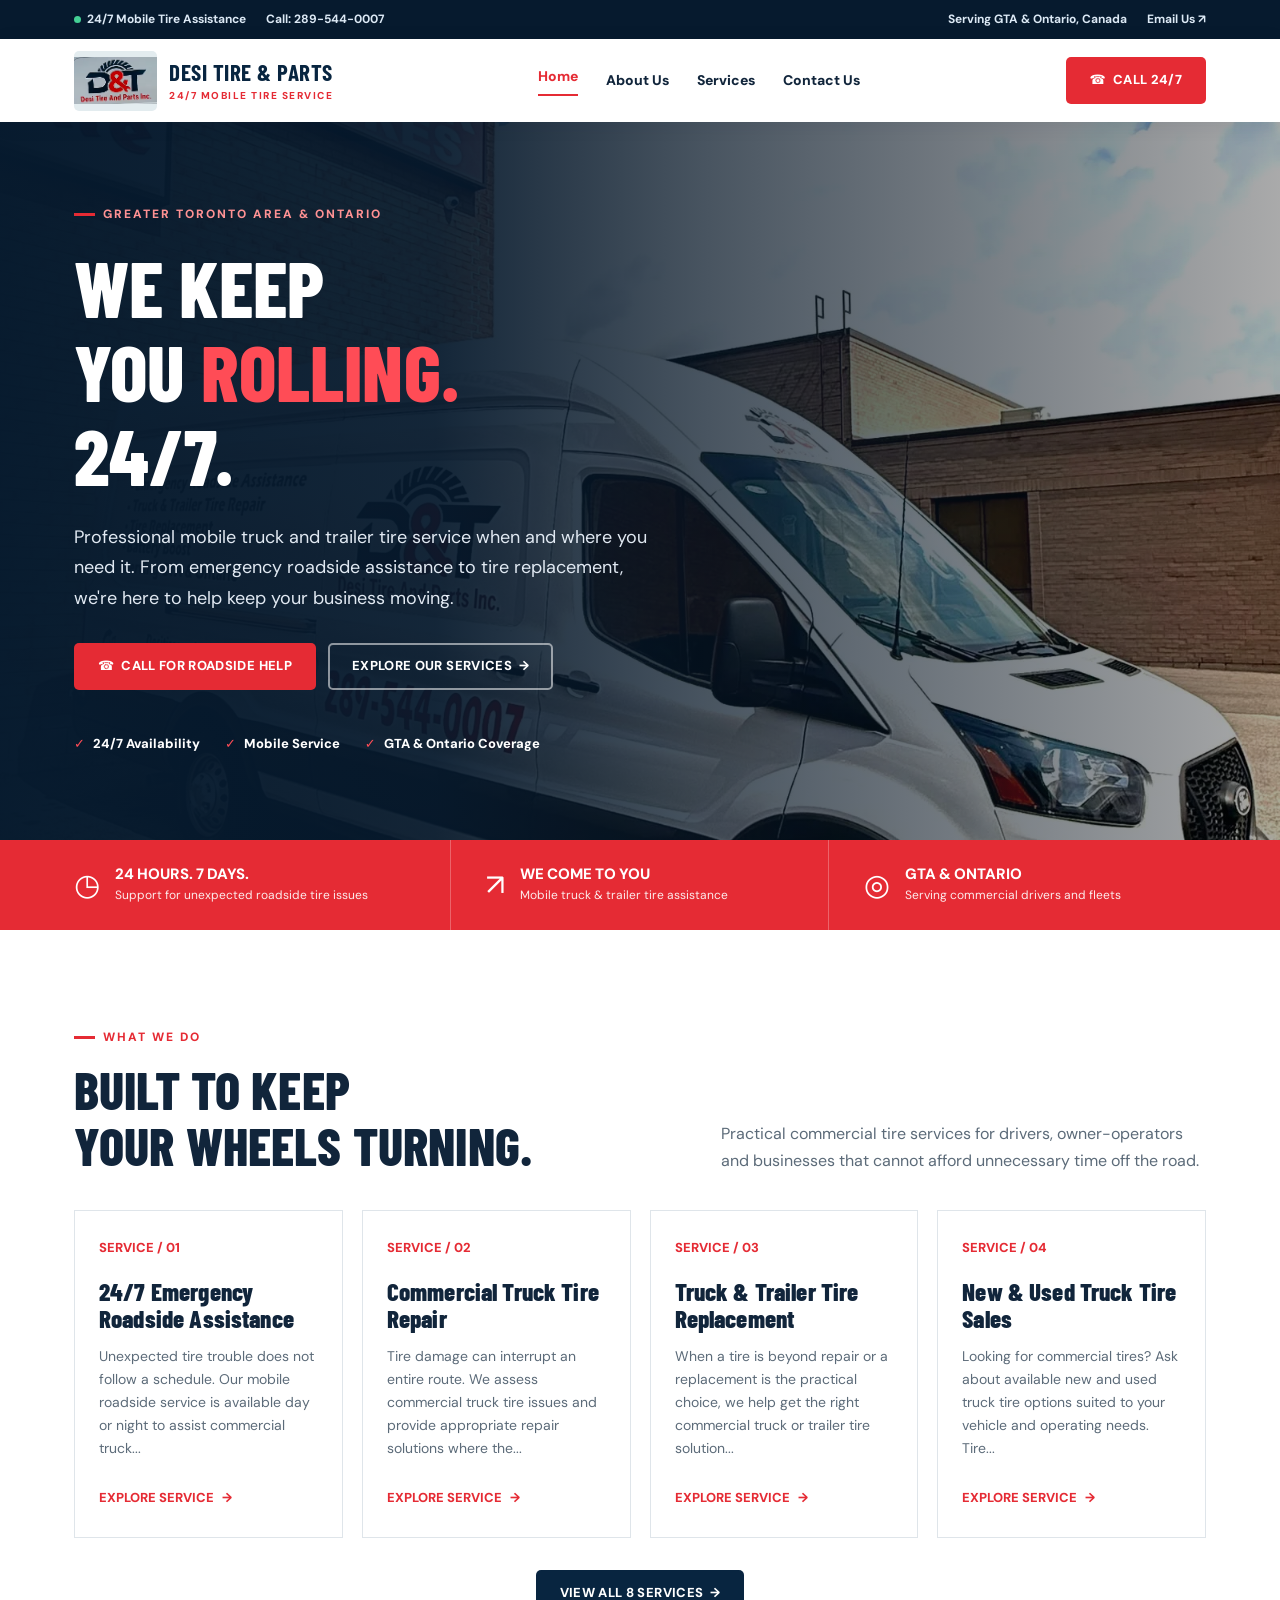
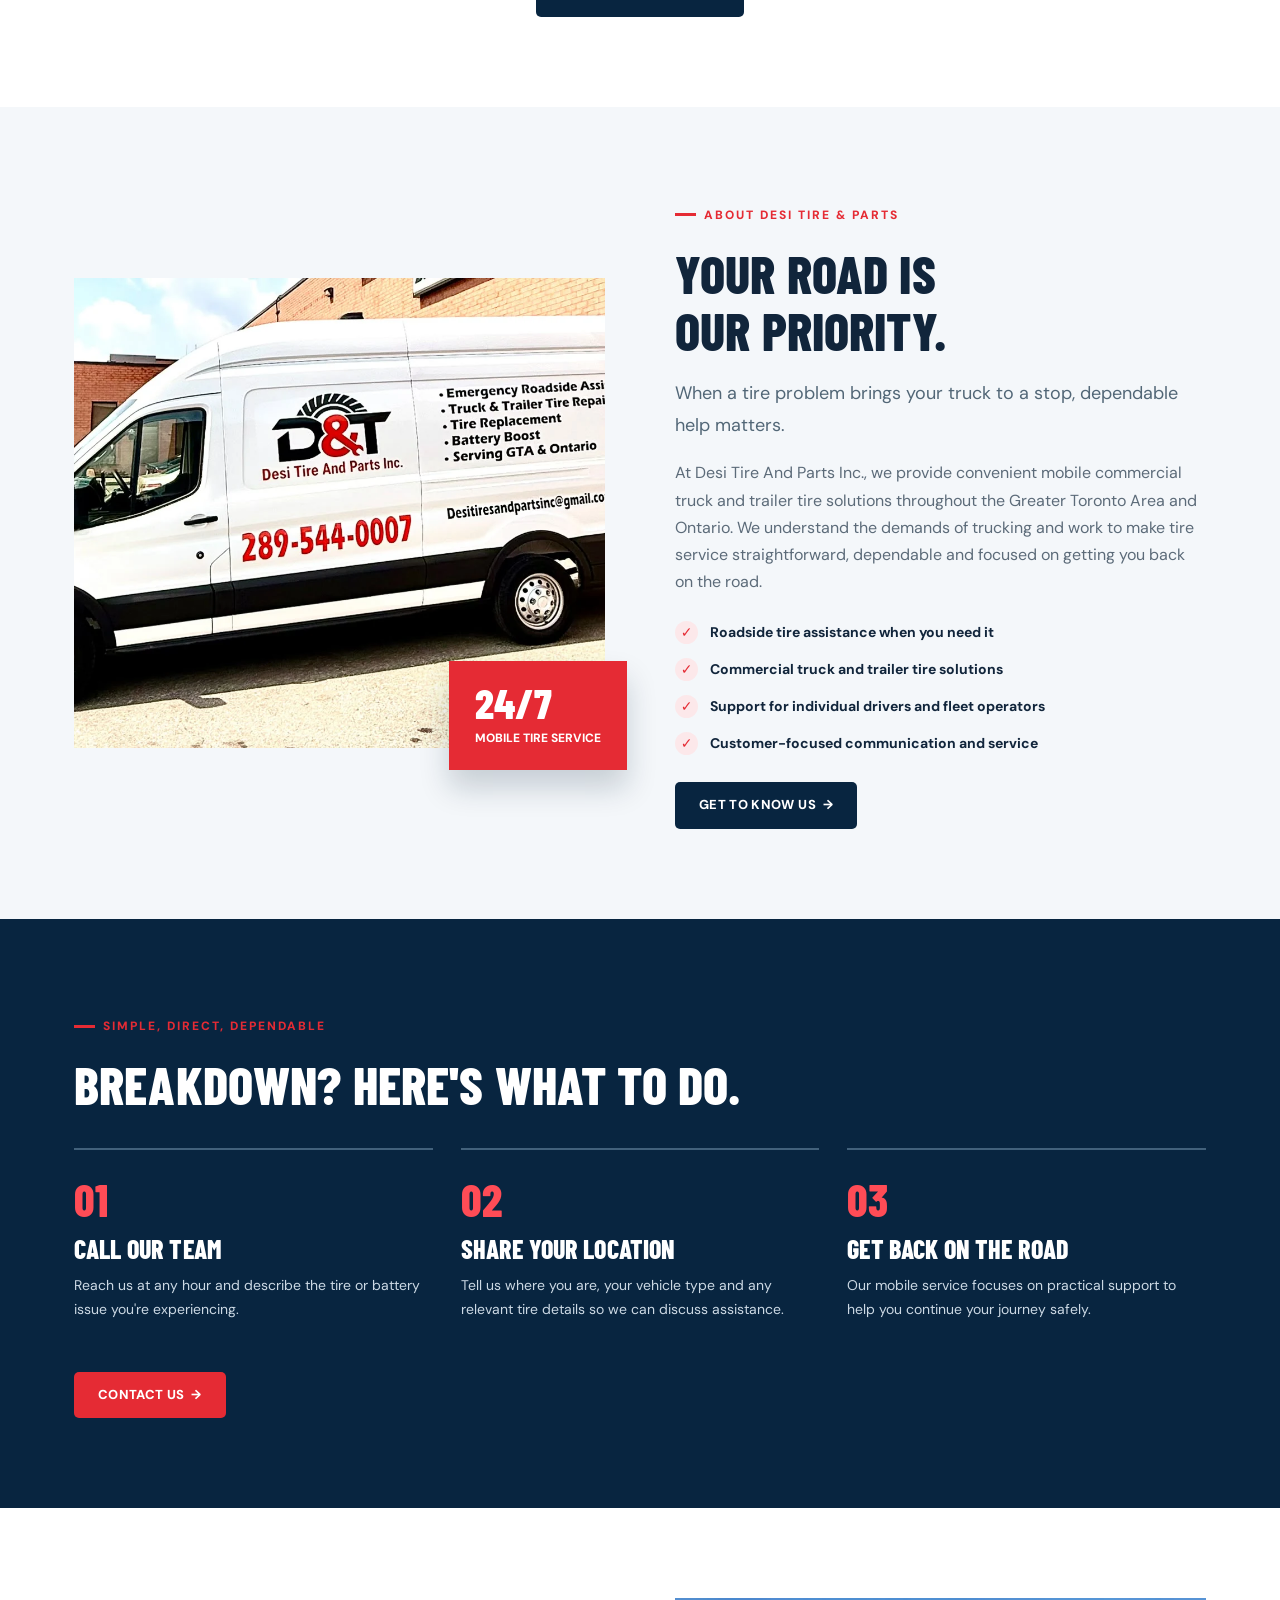
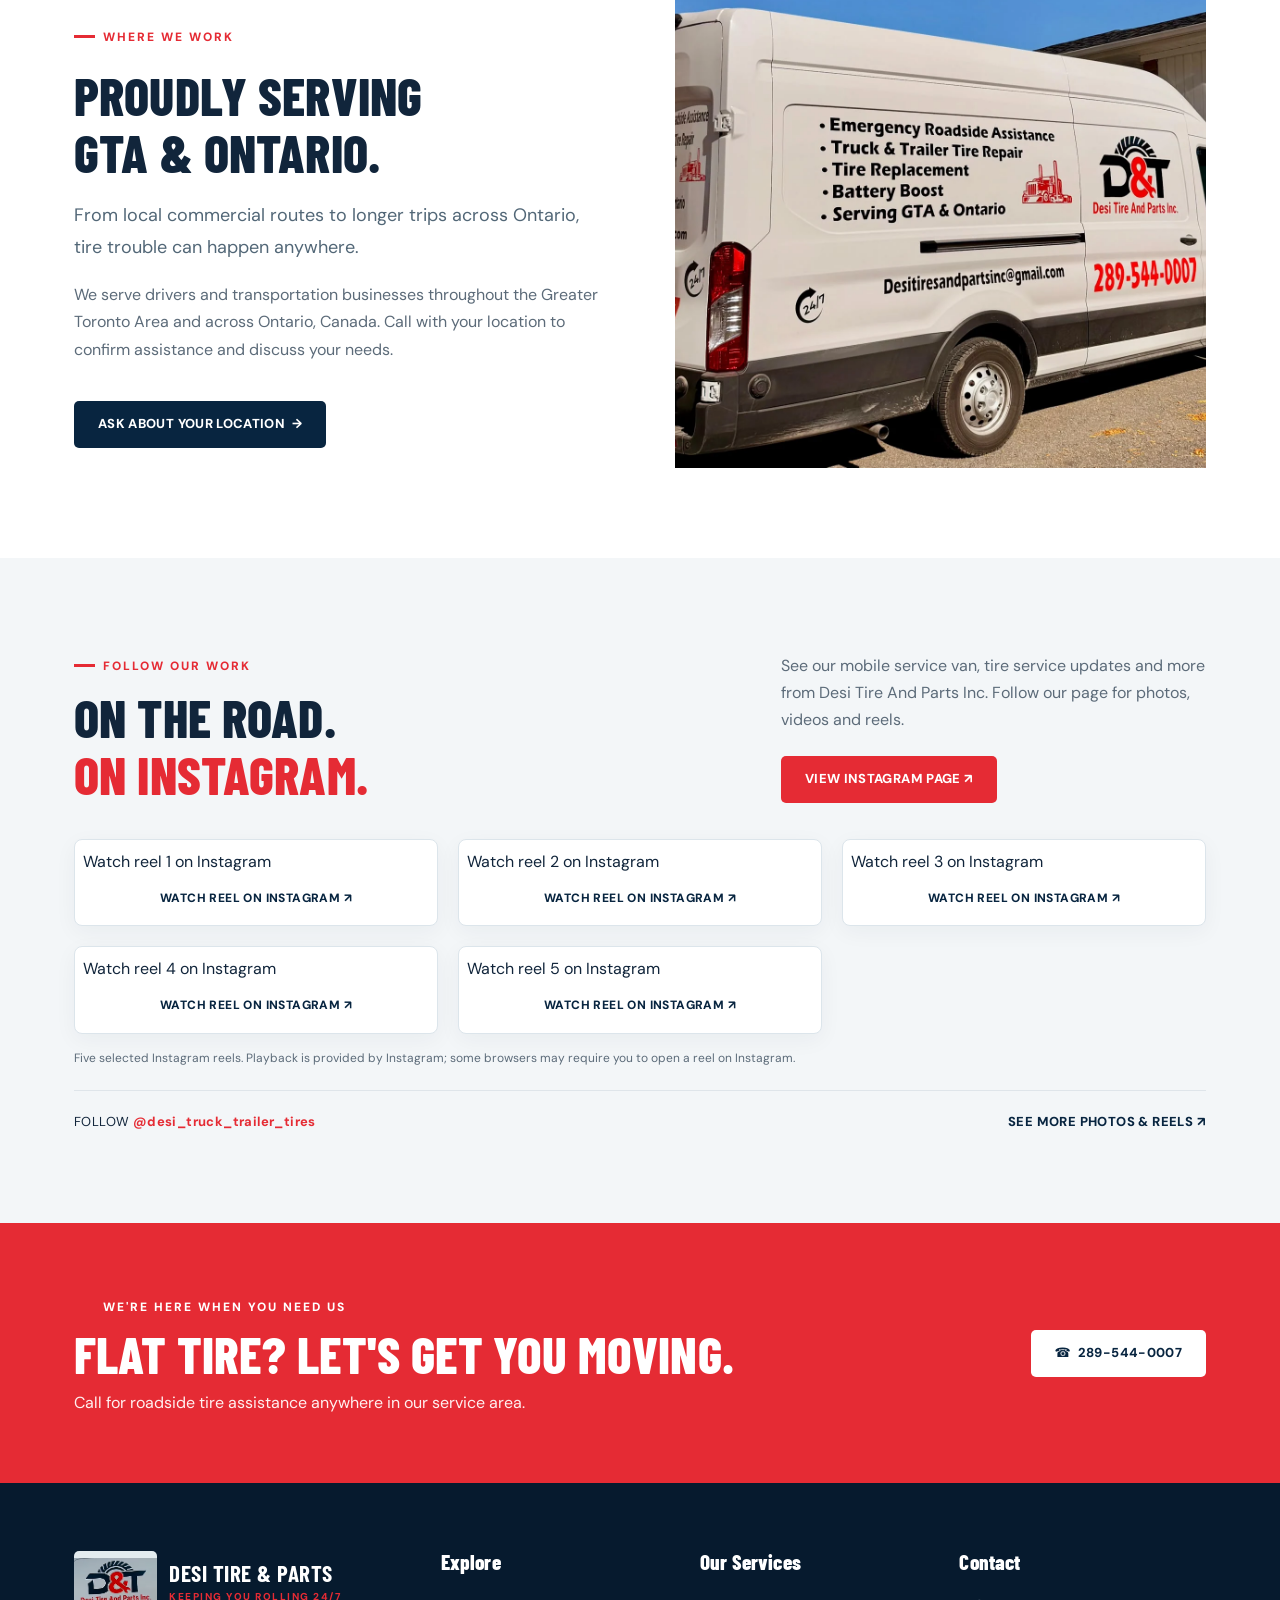
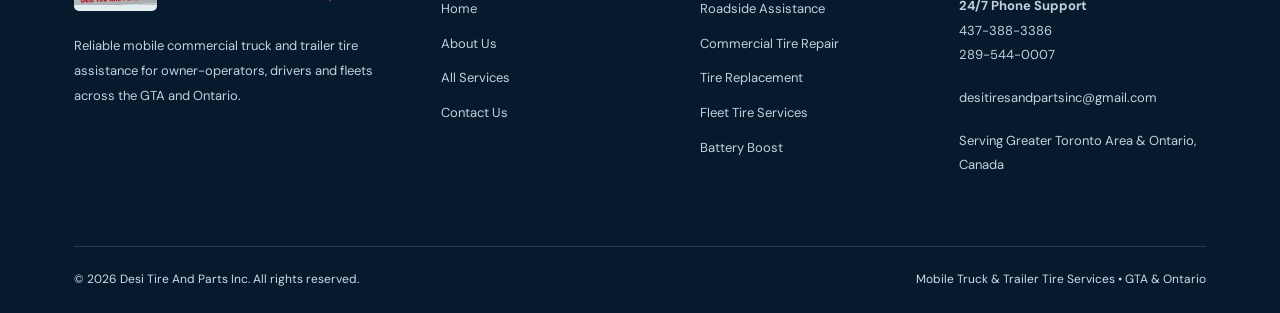
<file: index.html>
<!DOCTYPE html>
<html lang="en-CA"><head><meta charset="utf-8"/><meta content="width=device-width, initial-scale=1" name="viewport"/><title>24/7 Mobile Truck &amp; Trailer Tire Service GTA &amp; Ontario | Desi Tire And Parts Inc.</title><meta content="Mobile truck and trailer tire repair, roadside assistance, replacement, battery boost and fleet tire services in GTA and Ontario. Call Desi Tire And Parts Inc. 24/7." name="description"/><meta content="#082540" name="theme-color"/><meta content="website" property="og:type"/><meta content="24/7 Mobile Truck &amp; Trailer Tire Service GTA &amp; Ontario | Desi Tire And Parts Inc." property="og:title"/><meta content="Mobile truck and trailer tire repair, roadside assistance, replacement, battery boost and fleet tire services in GTA and Ontario. Call Desi Tire And Parts Inc. 24/7." property="og:description"/><meta content="assets/van-front-side.webp" property="og:image"/><link href="assets/logo.png" rel="icon" type="image/png"/><link href="assets/styles.css" rel="stylesheet"/><script type="application/ld+json">{"@context":"https://schema.org","@type":"AutomotiveBusiness","name":"Desi Tire And Parts Inc.","description":"24/7 mobile truck and trailer tire service serving GTA and Ontario, Canada.","telephone":["+1-437-388-3386","+1-289-544-0007"],"email":"desitiresandpartsinc@gmail.com","areaServed":[{"@type":"Place","name":"Greater Toronto Area"},{"@type":"AdministrativeArea","name":"Ontario"}],"openingHoursSpecification":[{"@type":"OpeningHoursSpecification","dayOfWeek":["Monday","Tuesday","Wednesday","Thursday","Friday","Saturday","Sunday"],"opens":"00:00","closes":"23:59"}]}</script></head><body><a class="skip" href="#main">Skip to content</a><div class="topbar"><div class="container"><div class="left"><span><span class="dot"></span>24/7 Mobile Tire Assistance</span><a href="tel:+12895440007">Call: 289-544-0007</a></div><div class="right"><span>Serving GTA &amp; Ontario, Canada</span><a href="mailto:desitiresandpartsinc@gmail.com">Email Us ↗</a></div></div></div><header class="header"><nav aria-label="Main navigation" class="container nav"><a aria-label="Desi Tire and Parts Inc. home" class="brand" href="index.html"><img alt="D&amp;T Desi Tire and Parts Inc. logo" height="60" src="assets/logo.png" width="83"/><span class="brand-copy"><strong>DESI TIRE &amp; PARTS</strong><small>24/7 MOBILE TIRE SERVICE</small></span></a><div class="navlinks" data-links=""><a aria-current="page" class="active" href="index.html">Home</a><a class="" href="about.html">About Us</a><a class="" href="services.html">Services</a><a class="" href="contact.html">Contact Us</a></div><a class="btn btn-red nav-cta" href="tel:+12895440007">☎  CALL 24/7</a><button aria-controls="mobile-links" aria-expanded="false" aria-label="Toggle navigation" class="hamburger" data-menu="">☰</button></nav></header><main id="main"><section class="hero"><img alt="Desi Tire and Parts mobile tire service van parked outside truck tire shop" class="hero-image" fetchpriority="high" src="assets/van-front-side.webp"/><div class="container"><div class="hero-content"><div class="eyebrow">GREATER TORONTO AREA &amp; ONTARIO</div><h1>WE KEEP<br/>YOU <em>ROLLING.</em><br/>24/7.</h1><p>Professional mobile truck and trailer tire service when and where you need it. From emergency roadside assistance to tire replacement, we're here to help keep your business moving.</p><div class="hero-actions"><a class="btn btn-red" href="tel:+12895440007">☎  CALL FOR ROADSIDE HELP</a><a class="btn btn-outline" href="services.html">EXPLORE OUR SERVICES  →</a></div><div class="hero-points"><span>24/7 Availability</span><span>Mobile Service</span><span>GTA &amp; Ontario Coverage</span></div></div></div></section><section class="strip"><div class="container strip-grid"><div class="strip-item"><span class="strip-icon">◷</span><div><strong>24 HOURS. 7 DAYS.</strong><small>Support for unexpected roadside tire issues</small></div></div><div class="strip-item"><span class="strip-icon">↗</span><div><strong>WE COME TO YOU</strong><small>Mobile truck &amp; trailer tire assistance</small></div></div><div class="strip-item"><span class="strip-icon">◎</span><div><strong>GTA &amp; ONTARIO</strong><small>Serving commercial drivers and fleets</small></div></div></div></section><section class="section"><div class="container"><div class="section-head"><div><div class="eyebrow">WHAT WE DO</div><h2>BUILT TO KEEP<br/>YOUR WHEELS TURNING.</h2></div><p>Practical commercial tire services for drivers, owner-operators and businesses that cannot afford unnecessary time off the road.</p></div><div class="cards"><article class="card"><div class="card-number">SERVICE / 01</div><h3>24/7 Emergency Roadside Assistance</h3><p>Unexpected tire trouble does not follow a schedule. Our mobile roadside service is available day or night to assist commercial truck...</p><a aria-label="Learn about 24/7 Emergency Roadside Assistance" class="text-link" href="services.html#emergency">EXPLORE SERVICE <span aria-hidden="true">→</span></a></article><article class="card"><div class="card-number">SERVICE / 02</div><h3>Commercial Truck Tire Repair</h3><p>Tire damage can interrupt an entire route. We assess commercial truck tire issues and provide appropriate repair solutions where the...</p><a aria-label="Learn about Commercial Truck Tire Repair" class="text-link" href="services.html#repair">EXPLORE SERVICE <span aria-hidden="true">→</span></a></article><article class="card"><div class="card-number">SERVICE / 03</div><h3>Truck &amp; Trailer Tire Replacement</h3><p>When a tire is beyond repair or a replacement is the practical choice, we help get the right commercial truck or trailer tire solution...</p><a aria-label="Learn about Truck &amp; Trailer Tire Replacement" class="text-link" href="services.html#replacement">EXPLORE SERVICE <span aria-hidden="true">→</span></a></article><article class="card"><div class="card-number">SERVICE / 04</div><h3>New &amp; Used Truck Tire Sales</h3><p>Looking for commercial tires? Ask about available new and used truck tire options suited to your vehicle and operating needs. Tire...</p><a aria-label="Learn about New &amp; Used Truck Tire Sales" class="text-link" href="services.html#sales">EXPLORE SERVICE <span aria-hidden="true">→</span></a></article></div><div class="center mt32"><a class="btn btn-navy" href="services.html">VIEW ALL 8 SERVICES  →</a></div></div></section><section class="section soft"><div class="container split"><div class="photo-wrap"><img alt="Side view of Desi Tire and Parts branded mobile service van" loading="lazy" src="assets/van-side.webp"/><div class="photo-tag"><strong>24/7</strong><small>MOBILE TIRE SERVICE</small></div></div><div><div class="eyebrow">ABOUT DESI TIRE &amp; PARTS</div><h2 class="mt20">YOUR ROAD IS<br/>OUR PRIORITY.</h2><p class="lead mt20">When a tire problem brings your truck to a stop, dependable help matters.</p><p class="muted">At Desi Tire And Parts Inc., we provide convenient mobile commercial truck and trailer tire solutions throughout the Greater Toronto Area and Ontario. We understand the demands of trucking and work to make tire service straightforward, dependable and focused on getting you back on the road.</p><ul class="feature-list"><li>Roadside tire assistance when you need it</li><li>Commercial truck and trailer tire solutions</li><li>Support for individual drivers and fleet operators</li><li>Customer-focused communication and service</li></ul><a class="btn btn-navy" href="about.html">GET TO KNOW US  →</a></div></div></section><section class="section dark-panel"><div class="container"><div class="eyebrow">SIMPLE, DIRECT, DEPENDABLE</div><h2 class="mt20">BREAKDOWN? HERE'S WHAT TO DO.</h2><div class="steps"><div class="step"><b>01</b><h3>CALL OUR TEAM</h3><p>Reach us at any hour and describe the tire or battery issue you're experiencing.</p></div><div class="step"><b>02</b><h3>SHARE YOUR LOCATION</h3><p>Tell us where you are, your vehicle type and any relevant tire details so we can discuss assistance.</p></div><div class="step"><b>03</b><h3>GET BACK ON THE ROAD</h3><p>Our mobile service focuses on practical support to help you continue your journey safely.</p></div></div><a class="btn btn-red mt32" href="contact.html">CONTACT US  →</a></div></section><section class="section"><div class="container split"><div><div class="eyebrow">WHERE WE WORK</div><h2 class="mt20">PROUDLY SERVING<br/>GTA &amp; ONTARIO.</h2><p class="lead mt20">From local commercial routes to longer trips across Ontario, tire trouble can happen anywhere.</p><p class="muted">We serve drivers and transportation businesses throughout the Greater Toronto Area and across Ontario, Canada. Call with your location to confirm assistance and discuss your needs.</p><a class="btn btn-navy mt20" href="contact.html">ASK ABOUT YOUR LOCATION  →</a></div><div class="photo-wrap"><img alt="Rear-side view of Desi Tire and Parts commercial tire service van" loading="lazy" src="assets/van-rear-side.webp"/></div></div></section><section aria-labelledby="instagram-title" class="section instagram-section"><div class="container"><div class="section-head instagram-heading"><div><div class="eyebrow">FOLLOW OUR WORK</div><h2 id="instagram-title">ON THE ROAD.<br/><span class="instagram-accent">ON INSTAGRAM.</span></h2></div><div class="instagram-heading-side"><p>See our mobile service van, tire service updates and more from Desi Tire And Parts Inc. Follow our page for photos, videos and reels.</p><a class="btn btn-red" href="https://www.instagram.com/desi_truck_trailer_tires/" rel="noopener noreferrer" target="_blank">VIEW INSTAGRAM PAGE ↗</a></div></div><div class="instagram-gallery instagram-reels" data-instagram-gallery=""><article class="instagram-reel-card"><blockquote class="instagram-media" data-instgrm-captioned="" data-instgrm-permalink="https://www.instagram.com/reel/De5TzvltHof/" data-instgrm-version="14"><a href="https://www.instagram.com/reel/De5TzvltHof/" rel="noopener noreferrer" target="_blank">Watch reel 1 on Instagram</a></blockquote><a class="instagram-reel-link" href="https://www.instagram.com/reel/De5TzvltHof/" rel="noopener noreferrer" target="_blank">WATCH REEL ON INSTAGRAM ↗</a></article><article class="instagram-reel-card"><blockquote class="instagram-media" data-instgrm-captioned="" data-instgrm-permalink="https://www.instagram.com/reel/DfFacRfNrZO/" data-instgrm-version="14"><a href="https://www.instagram.com/reel/DfFacRfNrZO/" rel="noopener noreferrer" target="_blank">Watch reel 2 on Instagram</a></blockquote><a class="instagram-reel-link" href="https://www.instagram.com/reel/DfFacRfNrZO/" rel="noopener noreferrer" target="_blank">WATCH REEL ON INSTAGRAM ↗</a></article><article class="instagram-reel-card"><blockquote class="instagram-media" data-instgrm-captioned="" data-instgrm-permalink="https://www.instagram.com/reel/Df0wWwUNxPN/" data-instgrm-version="14"><a href="https://www.instagram.com/reel/Df0wWwUNxPN/" rel="noopener noreferrer" target="_blank">Watch reel 3 on Instagram</a></blockquote><a class="instagram-reel-link" href="https://www.instagram.com/reel/Df0wWwUNxPN/" rel="noopener noreferrer" target="_blank">WATCH REEL ON INSTAGRAM ↗</a></article><article class="instagram-reel-card"><blockquote class="instagram-media" data-instgrm-captioned="" data-instgrm-permalink="https://www.instagram.com/reel/De_8PMjRa4u/" data-instgrm-version="14"><a href="https://www.instagram.com/reel/De_8PMjRa4u/" rel="noopener noreferrer" target="_blank">Watch reel 4 on Instagram</a></blockquote><a class="instagram-reel-link" href="https://www.instagram.com/reel/De_8PMjRa4u/" rel="noopener noreferrer" target="_blank">WATCH REEL ON INSTAGRAM ↗</a></article><article class="instagram-reel-card"><blockquote class="instagram-media" data-instgrm-captioned="" data-instgrm-permalink="https://www.instagram.com/reel/DeQfrweNgap/" data-instgrm-version="14"><a href="https://www.instagram.com/reel/DeQfrweNgap/" rel="noopener noreferrer" target="_blank">Watch reel 5 on Instagram</a></blockquote><a class="instagram-reel-link" href="https://www.instagram.com/reel/DeQfrweNgap/" rel="noopener noreferrer" target="_blank">WATCH REEL ON INSTAGRAM ↗</a></article></div><p class="instagram-footnote" data-instagram-note="">Five selected Instagram reels. Playback is provided by Instagram; some browsers may require you to open a reel on Instagram.</p><div class="instagram-bottom"><span>FOLLOW <strong>@desi_truck_trailer_tires</strong></span><a class="instagram-profile-link" href="https://www.instagram.com/desi_truck_trailer_tires/" rel="noopener noreferrer" target="_blank">SEE MORE PHOTOS &amp; REELS ↗</a></div></div></section></main><section class="cta-band"><div class="container"><div><span class="eyebrow" style="color:white">WE'RE HERE WHEN YOU NEED US</span><h2>FLAT TIRE? LET'S GET YOU MOVING.</h2><p>Call for roadside tire assistance anywhere in our service area.</p></div><a class="btn btn-white" href="tel:+12895440007">☎  289-544-0007</a></div></section><footer class="footer"><div class="container"><div class="footer-grid"><div><a class="brand" href="index.html"><img alt="Desi Tire &amp; Parts logo" src="assets/logo.png"/><span class="brand-copy"><strong>DESI TIRE &amp; PARTS</strong><small>KEEPING YOU ROLLING 24/7</small></span></a><p>Reliable mobile commercial truck and trailer tire assistance for owner-operators, drivers and fleets across the GTA and Ontario.</p></div><div><h4>Explore</h4><ul><li><a href="index.html">Home</a></li><li><a href="about.html">About Us</a></li><li><a href="services.html">All Services</a></li><li><a href="contact.html">Contact Us</a></li></ul></div><div><h4>Our Services</h4><ul><li><a href="services.html#emergency">Roadside Assistance</a></li><li><a href="services.html#repair">Commercial Tire Repair</a></li><li><a href="services.html#replacement">Tire Replacement</a></li><li><a href="services.html#fleet">Fleet Tire Services</a></li><li><a href="services.html#battery">Battery Boost</a></li></ul></div><div><h4>Contact</h4><p><strong>24/7 Phone Support</strong><br/><a href="tel:+14373883386">437-388-3386</a><br/><a href="tel:+12895440007">289-544-0007</a></p><p><a href="mailto:desitiresandpartsinc@gmail.com">desitiresandpartsinc@gmail.com</a></p><p>Serving Greater Toronto Area &amp; Ontario, Canada</p></div></div><div class="footer-bottom"><span>© <span data-year="">2026</span> Desi Tire And Parts Inc. All rights reserved.</span><span>Mobile Truck &amp; Trailer Tire Services • GTA &amp; Ontario</span></div></div></footer><script defer="" src="assets/script.js"></script><script async_="True" src="https://www.instagram.com/embed.js"></script></body></html>
</file>
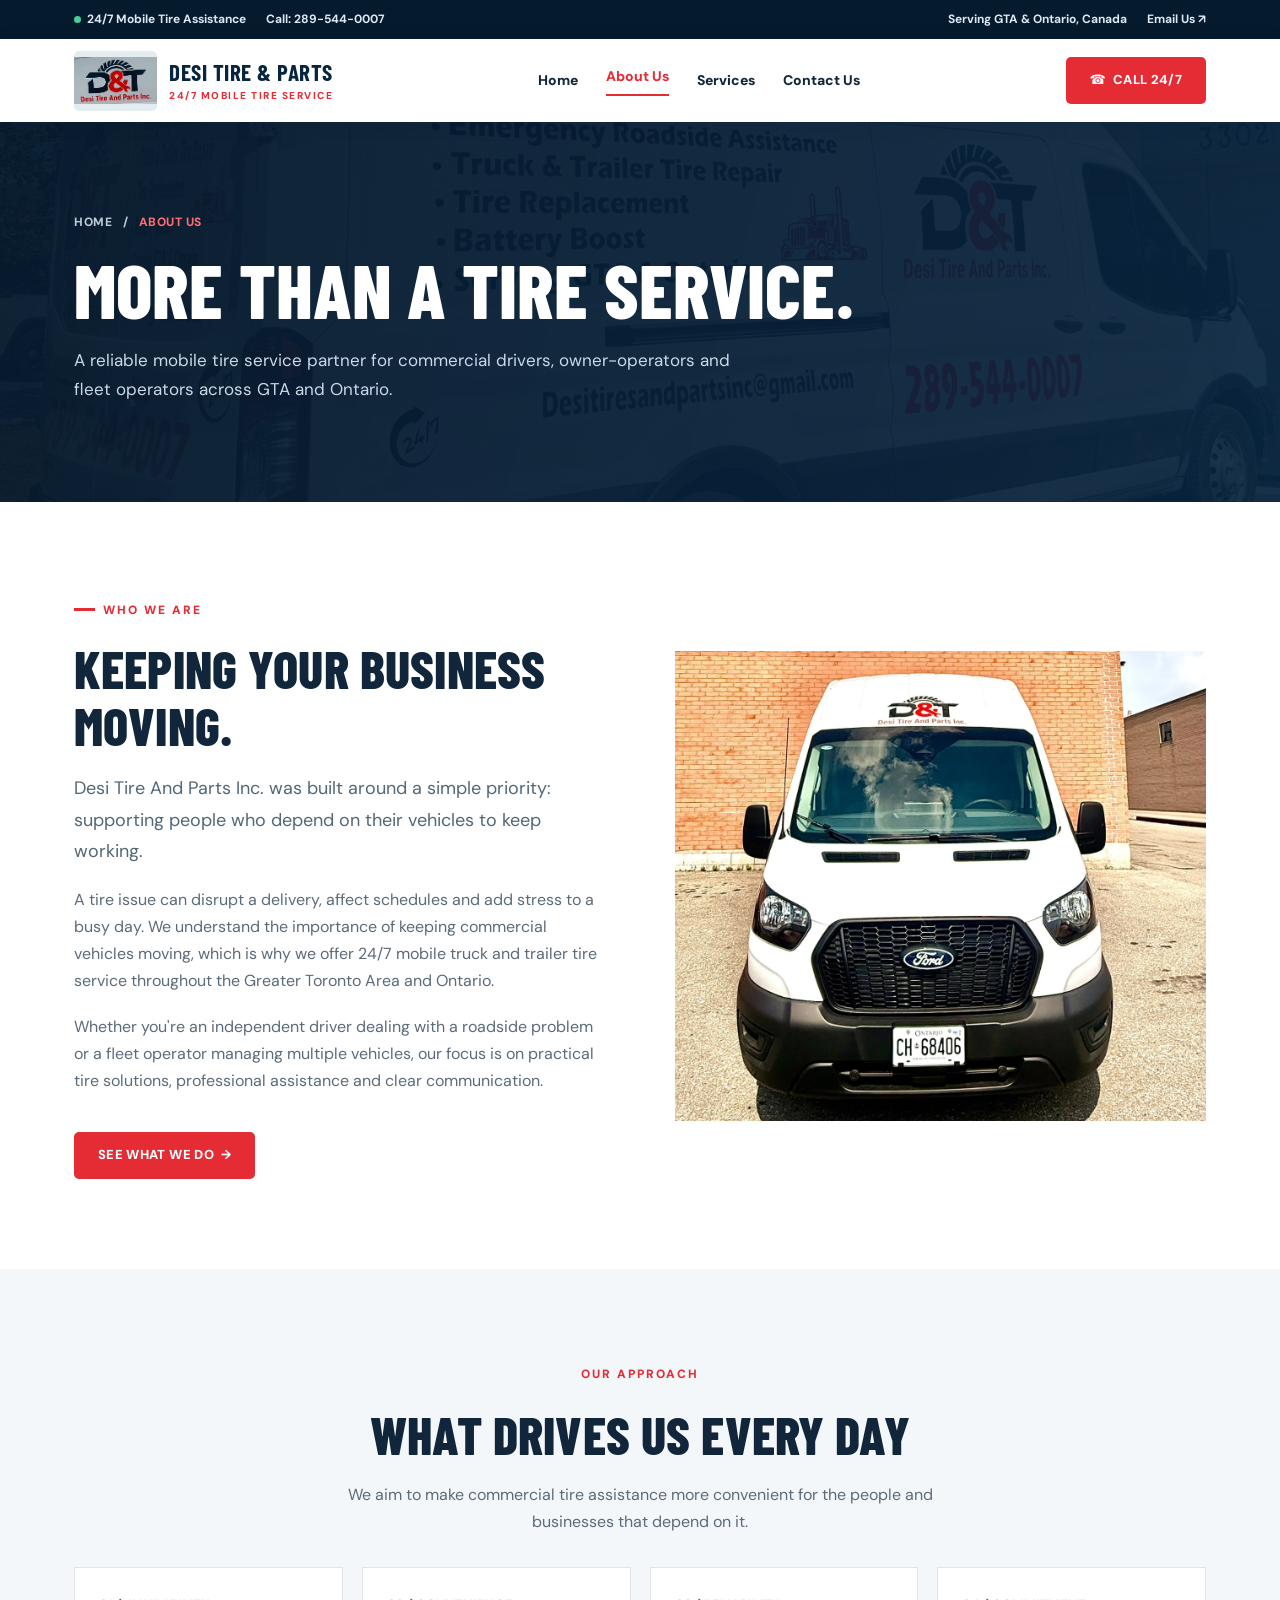
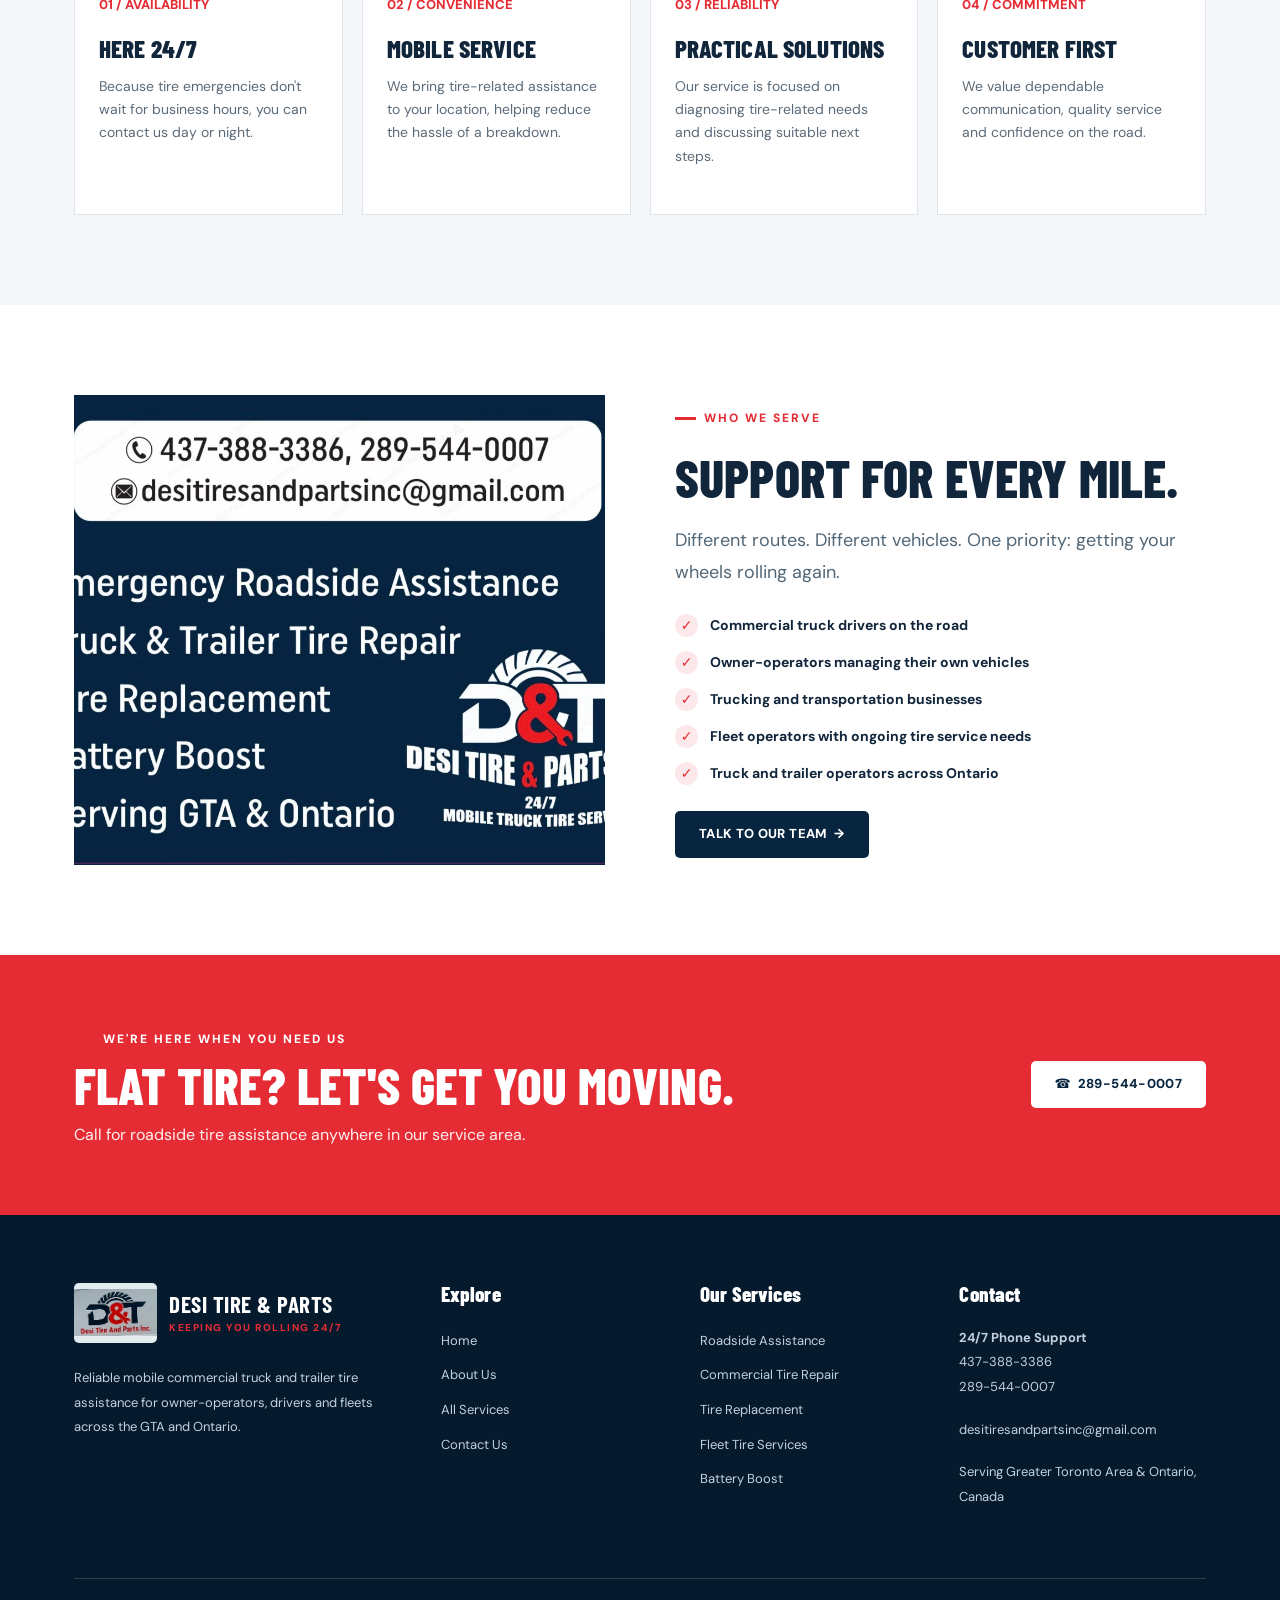
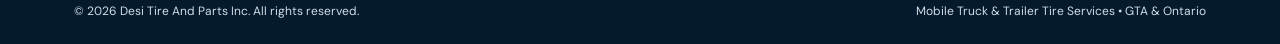
<file: about.html>
<!DOCTYPE html><html lang="en-CA"><head><meta charset="UTF-8"><meta name="viewport" content="width=device-width, initial-scale=1"><title>About Our Mobile Tire Service | Desi Tire And Parts Inc.</title><meta name="description" content="Learn about Desi Tire And Parts Inc., serving commercial truck drivers, owner-operators and fleets with 24/7 mobile tire service across GTA and Ontario."><meta name="theme-color" content="#082540"><meta property="og:type" content="website"><meta property="og:title" content="About Our Mobile Tire Service | Desi Tire And Parts Inc."><meta property="og:description" content="Learn about Desi Tire And Parts Inc., serving commercial truck drivers, owner-operators and fleets with 24/7 mobile tire service across GTA and Ontario."><meta property="og:image" content="assets/van-front-side.webp"><link rel="icon" type="image/png" href="assets/logo.png"><link rel="stylesheet" href="assets/styles.css"><script type="application/ld+json">{"@context":"https://schema.org","@type":"AutomotiveBusiness","name":"Desi Tire And Parts Inc.","description":"24/7 mobile truck and trailer tire service serving GTA and Ontario, Canada.","telephone":["+1-437-388-3386","+1-289-544-0007"],"email":"desitiresandpartsinc@gmail.com","areaServed":[{"@type":"Place","name":"Greater Toronto Area"},{"@type":"AdministrativeArea","name":"Ontario"}],"openingHoursSpecification":[{"@type":"OpeningHoursSpecification","dayOfWeek":["Monday","Tuesday","Wednesday","Thursday","Friday","Saturday","Sunday"],"opens":"00:00","closes":"23:59"}]}</script></head><body><a class="skip" href="#main">Skip to content</a><div class="topbar"><div class="container"><div class="left"><span><span class="dot"></span>24/7 Mobile Tire Assistance</span><a href="tel:+12895440007">Call: 289-544-0007</a></div><div class="right"><span>Serving GTA &amp; Ontario, Canada</span><a href="mailto:desitiresandpartsinc@gmail.com">Email Us ↗</a></div></div></div><header class="header"><nav class="container nav" aria-label="Main navigation"><a href="index.html" class="brand" aria-label="Desi Tire and Parts Inc. home"><img src="assets/logo.png" alt="D&T Desi Tire and Parts Inc. logo" width="83" height="60"><span class="brand-copy"><strong>DESI TIRE &amp; PARTS</strong><small>24/7 MOBILE TIRE SERVICE</small></span></a><div class="navlinks" data-links><a href="index.html" class="" >Home</a><a href="about.html" class="active" aria-current="page">About Us</a><a href="services.html" class="" >Services</a><a href="contact.html" class="" >Contact Us</a></div><a class="btn btn-red nav-cta" href="tel:+12895440007">☎ &nbsp;CALL 24/7</a><button class="hamburger" data-menu aria-controls="mobile-links" aria-label="Toggle navigation" aria-expanded="false">☰</button></nav></header><main id="main"><section class="page-hero"><div class="container"><div class="breadcrumbs"><a href="index.html">HOME</a> &nbsp; / &nbsp; <span>ABOUT US</span></div><h1>MORE THAN A TIRE SERVICE.</h1><p>A reliable mobile tire service partner for commercial drivers, owner-operators and fleet operators across GTA and Ontario.</p></div></section><section class="section"><div class="container split"><div><div class="eyebrow">WHO WE ARE</div><h2 class="mt20">KEEPING YOUR BUSINESS MOVING.</h2><p class="lead mt20">Desi Tire And Parts Inc. was built around a simple priority: supporting people who depend on their vehicles to keep working.</p><p class="muted">A tire issue can disrupt a delivery, affect schedules and add stress to a busy day. We understand the importance of keeping commercial vehicles moving, which is why we offer 24/7 mobile truck and trailer tire service throughout the Greater Toronto Area and Ontario.</p><p class="muted">Whether you're an independent driver dealing with a roadside problem or a fleet operator managing multiple vehicles, our focus is on practical tire solutions, professional assistance and clear communication.</p><a href="services.html" class="btn btn-red mt20">SEE WHAT WE DO &nbsp;→</a></div><div class="photo-wrap"><img src="assets/van-front.webp" alt="Front view of Desi Tire and Parts Ford mobile service van" loading="lazy"></div></div></section><section class="section soft"><div class="container"><div class="center"><div class="eyebrow">OUR APPROACH</div><h2 class="mt20">WHAT DRIVES US EVERY DAY</h2><p class="muted">We aim to make commercial tire assistance more convenient for the people and businesses that depend on it.</p></div><div class="cards mt32"><div class="card"><div class="card-number">01 / AVAILABILITY</div><h3>HERE 24/7</h3><p>Because tire emergencies don't wait for business hours, you can contact us day or night.</p></div><div class="card"><div class="card-number">02 / CONVENIENCE</div><h3>MOBILE SERVICE</h3><p>We bring tire-related assistance to your location, helping reduce the hassle of a breakdown.</p></div><div class="card"><div class="card-number">03 / RELIABILITY</div><h3>PRACTICAL SOLUTIONS</h3><p>Our service is focused on diagnosing tire-related needs and discussing suitable next steps.</p></div><div class="card"><div class="card-number">04 / COMMITMENT</div><h3>CUSTOMER FIRST</h3><p>We value dependable communication, quality service and confidence on the road.</p></div></div></div></section><section class="section"><div class="container split"><div class="photo-wrap"><img src="assets/van-detail.webp" alt="Desi Tire and Parts branded service van with emergency roadside assistance information" loading="lazy"></div><div><div class="eyebrow">WHO WE SERVE</div><h2 class="mt20">SUPPORT FOR EVERY MILE.</h2><p class="lead mt20">Different routes. Different vehicles. One priority: getting your wheels rolling again.</p><ul class="feature-list"><li>Commercial truck drivers on the road</li><li>Owner-operators managing their own vehicles</li><li>Trucking and transportation businesses</li><li>Fleet operators with ongoing tire service needs</li><li>Truck and trailer operators across Ontario</li></ul><a href="contact.html" class="btn btn-navy">TALK TO OUR TEAM &nbsp;→</a></div></div></section></main><section class="cta-band"><div class="container"><div><span class="eyebrow" style="color:white">WE'RE HERE WHEN YOU NEED US</span><h2>FLAT TIRE? LET'S GET YOU MOVING.</h2><p>Call for roadside tire assistance anywhere in our service area.</p></div><a class="btn btn-white" href="tel:+12895440007">☎ &nbsp;289-544-0007</a></div></section><footer class="footer"><div class="container"><div class="footer-grid"><div><a class="brand" href="index.html"><img src="assets/logo.png" alt="Desi Tire & Parts logo"><span class="brand-copy"><strong>DESI TIRE &amp; PARTS</strong><small>KEEPING YOU ROLLING 24/7</small></span></a><p>Reliable mobile commercial truck and trailer tire assistance for owner-operators, drivers and fleets across the GTA and Ontario.</p></div><div><h4>Explore</h4><ul><li><a href="index.html">Home</a></li><li><a href="about.html">About Us</a></li><li><a href="services.html">All Services</a></li><li><a href="contact.html">Contact Us</a></li></ul></div><div><h4>Our Services</h4><ul><li><a href="services.html#emergency">Roadside Assistance</a></li><li><a href="services.html#repair">Commercial Tire Repair</a></li><li><a href="services.html#replacement">Tire Replacement</a></li><li><a href="services.html#fleet">Fleet Tire Services</a></li><li><a href="services.html#battery">Battery Boost</a></li></ul></div><div><h4>Contact</h4><p><strong>24/7 Phone Support</strong><br><a href="tel:+14373883386">437-388-3386</a><br><a href="tel:+12895440007">289-544-0007</a></p><p><a href="mailto:desitiresandpartsinc@gmail.com">desitiresandpartsinc@gmail.com</a></p><p>Serving Greater Toronto Area &amp; Ontario, Canada</p></div></div><div class="footer-bottom"><span>© <span data-year>2026</span> Desi Tire And Parts Inc. All rights reserved.</span><span>Mobile Truck &amp; Trailer Tire Services • GTA &amp; Ontario</span></div></div></footer><script src="assets/script.js" defer></script></body></html>
</file>
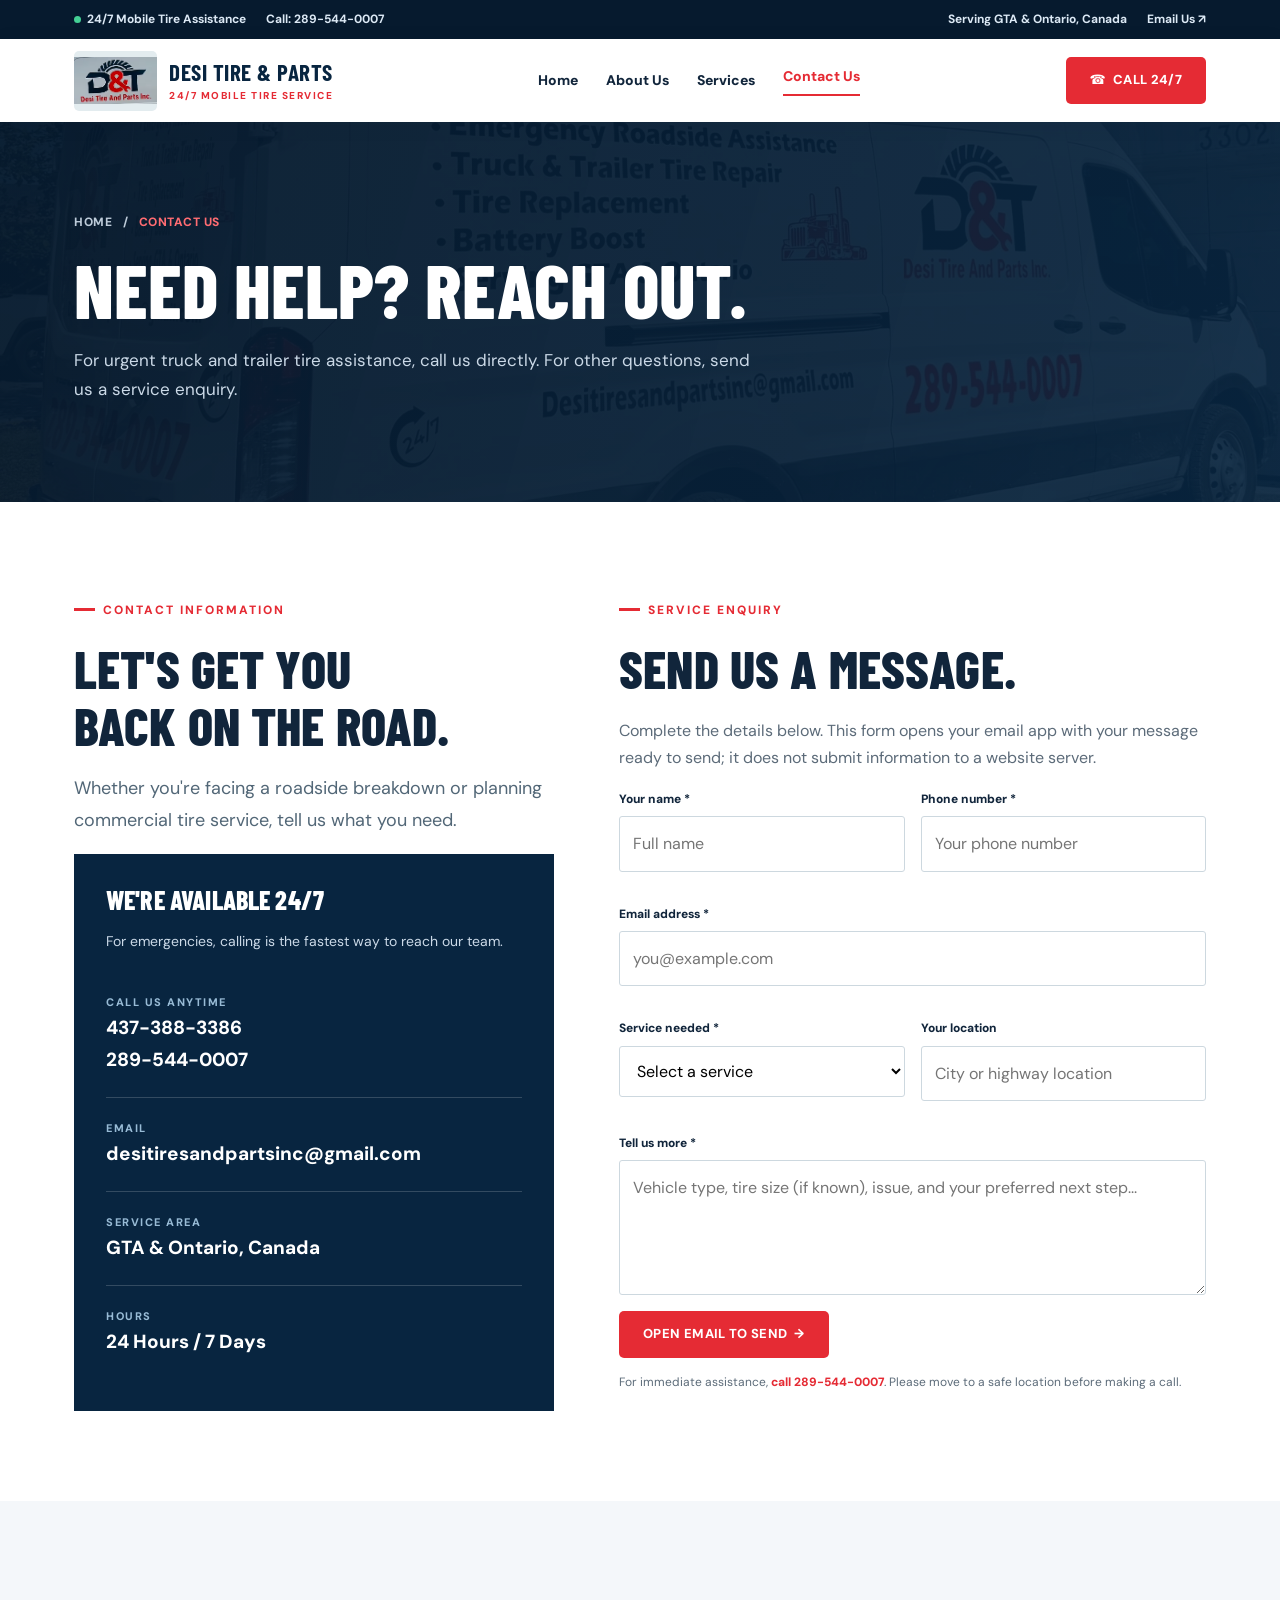
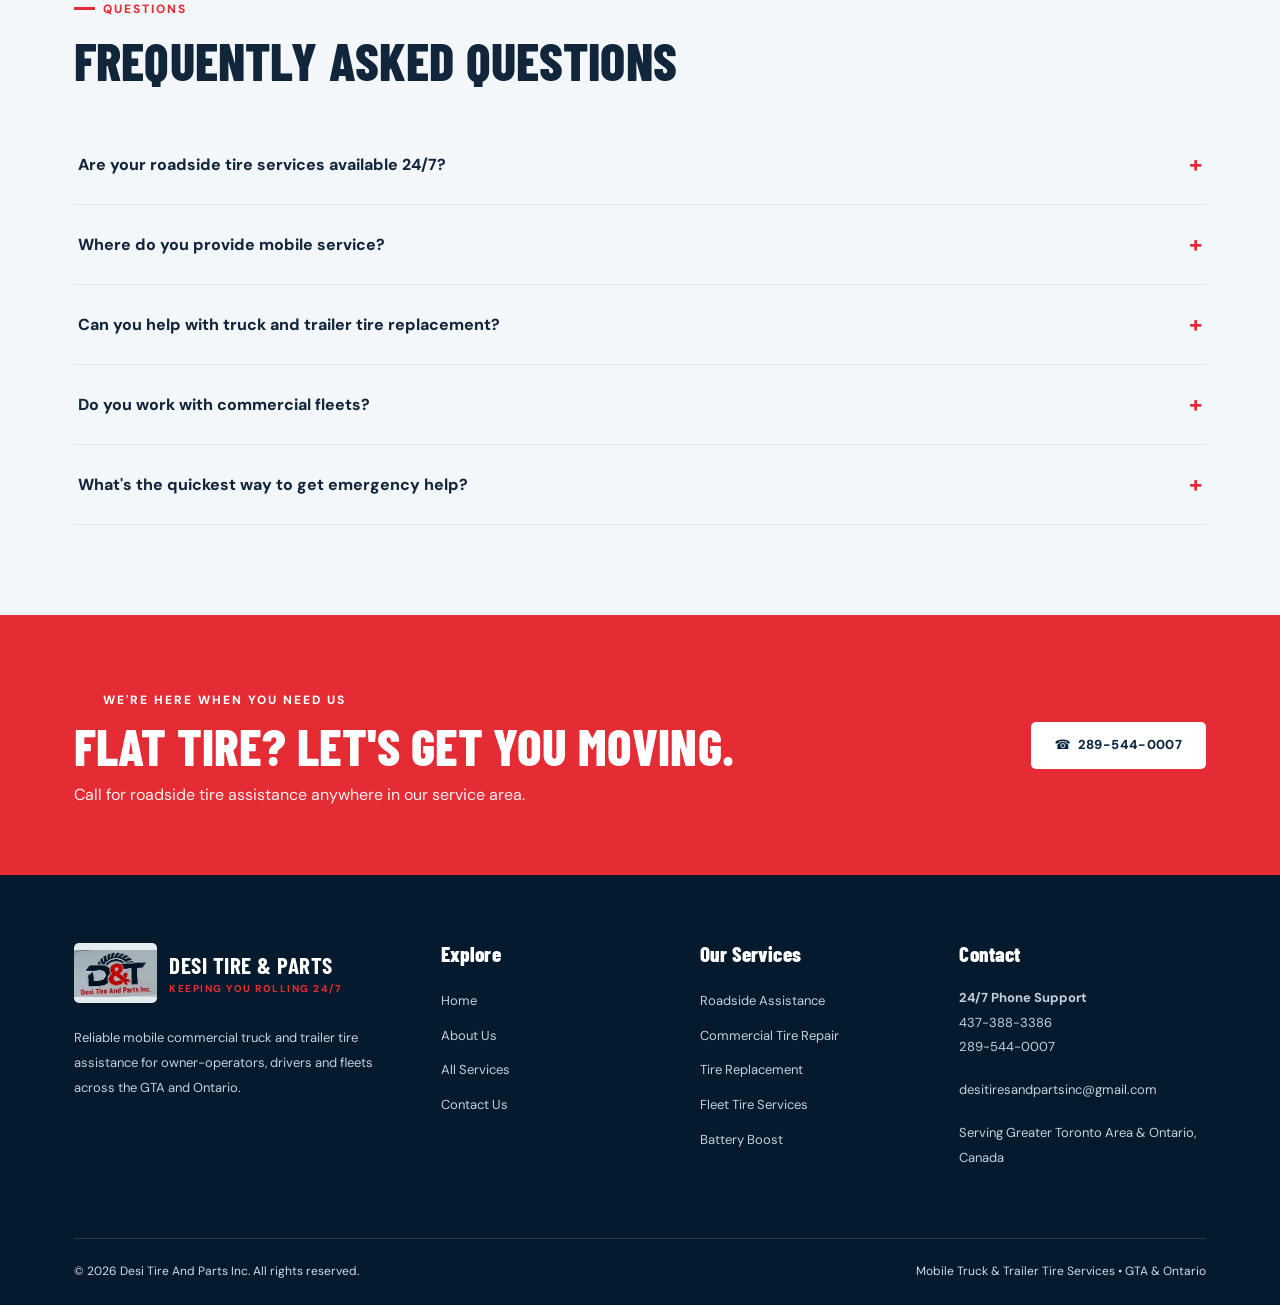
<file: contact.html>
<!DOCTYPE html><html lang="en-CA"><head><meta charset="UTF-8"><meta name="viewport" content="width=device-width, initial-scale=1"><title>Contact 24/7 Mobile Tire Roadside Assistance | Desi Tire And Parts Inc.</title><meta name="description" content="Call 437-388-3386 or 289-544-0007 for Desi Tire And Parts Inc. mobile commercial truck and trailer tire services throughout the GTA and Ontario."><meta name="theme-color" content="#082540"><meta property="og:type" content="website"><meta property="og:title" content="Contact 24/7 Mobile Tire Roadside Assistance | Desi Tire And Parts Inc."><meta property="og:description" content="Call 437-388-3386 or 289-544-0007 for Desi Tire And Parts Inc. mobile commercial truck and trailer tire services throughout the GTA and Ontario."><meta property="og:image" content="assets/van-front-side.webp"><link rel="icon" type="image/png" href="assets/logo.png"><link rel="stylesheet" href="assets/styles.css"><script type="application/ld+json">{"@context":"https://schema.org","@type":"AutomotiveBusiness","name":"Desi Tire And Parts Inc.","description":"24/7 mobile truck and trailer tire service serving GTA and Ontario, Canada.","telephone":["+1-437-388-3386","+1-289-544-0007"],"email":"desitiresandpartsinc@gmail.com","areaServed":[{"@type":"Place","name":"Greater Toronto Area"},{"@type":"AdministrativeArea","name":"Ontario"}],"openingHoursSpecification":[{"@type":"OpeningHoursSpecification","dayOfWeek":["Monday","Tuesday","Wednesday","Thursday","Friday","Saturday","Sunday"],"opens":"00:00","closes":"23:59"}]}</script></head><body><a class="skip" href="#main">Skip to content</a><div class="topbar"><div class="container"><div class="left"><span><span class="dot"></span>24/7 Mobile Tire Assistance</span><a href="tel:+12895440007">Call: 289-544-0007</a></div><div class="right"><span>Serving GTA &amp; Ontario, Canada</span><a href="mailto:desitiresandpartsinc@gmail.com">Email Us ↗</a></div></div></div><header class="header"><nav class="container nav" aria-label="Main navigation"><a href="index.html" class="brand" aria-label="Desi Tire and Parts Inc. home"><img src="assets/logo.png" alt="D&T Desi Tire and Parts Inc. logo" width="83" height="60"><span class="brand-copy"><strong>DESI TIRE &amp; PARTS</strong><small>24/7 MOBILE TIRE SERVICE</small></span></a><div class="navlinks" data-links><a href="index.html" class="" >Home</a><a href="about.html" class="" >About Us</a><a href="services.html" class="" >Services</a><a href="contact.html" class="active" aria-current="page">Contact Us</a></div><a class="btn btn-red nav-cta" href="tel:+12895440007">☎ &nbsp;CALL 24/7</a><button class="hamburger" data-menu aria-controls="mobile-links" aria-label="Toggle navigation" aria-expanded="false">☰</button></nav></header><main id="main"><section class="page-hero"><div class="container"><div class="breadcrumbs"><a href="index.html">HOME</a> &nbsp; / &nbsp; <span>CONTACT US</span></div><h1>NEED HELP? REACH OUT.</h1><p>For urgent truck and trailer tire assistance, call us directly. For other questions, send us a service enquiry.</p></div></section><section class="section"><div class="container contact-grid"><div><div class="eyebrow">CONTACT INFORMATION</div><h2 class="mt20">LET'S GET YOU<br>BACK ON THE ROAD.</h2><p class="lead mt20">Whether you're facing a roadside breakdown or planning commercial tire service, tell us what you need.</p><div class="contact-panel"><h3>WE'RE AVAILABLE 24/7</h3><p>For emergencies, calling is the fastest way to reach our team.</p><div class="contact-detail"><small>Call us anytime</small><a href="tel:+14373883386">437-388-3386</a><br><a href="tel:+12895440007">289-544-0007</a></div><div class="contact-detail"><small>Email</small><a href="mailto:desitiresandpartsinc@gmail.com">desitiresandpartsinc@gmail.com</a></div><div class="contact-detail"><small>Service area</small><strong>GTA &amp; Ontario, Canada</strong></div><div class="contact-detail"><small>Hours</small><strong>24 Hours / 7 Days</strong></div></div></div><div><div class="eyebrow">SERVICE ENQUIRY</div><h2 class="mt20">SEND US A MESSAGE.</h2><p class="muted mt20">Complete the details below. This form opens your email app with your message ready to send; it does not submit information to a website server.</p><form id="contact-form"><div class="form-grid"><div class="field"><label for="name">Your name *</label><input id="name" name="name" required autocomplete="name" placeholder="Full name"></div><div class="field"><label for="phone">Phone number *</label><input id="phone" name="phone" type="tel" required autocomplete="tel" placeholder="Your phone number"></div><div class="field full"><label for="email">Email address *</label><input id="email" name="email" type="email" required autocomplete="email" placeholder="you@example.com"></div><div class="field"><label for="service">Service needed *</label><select id="service" name="service" required><option value="">Select a service</option><option>Emergency Roadside Assistance</option><option>Commercial Truck Tire Repair</option><option>Truck & Trailer Tire Replacement</option><option>New & Used Truck Tire Sales</option><option>Fleet Tire Services</option><option>Tire Inspection & Maintenance</option><option>Battery Boost Services</option><option>Commercial Truck Tire Parts</option><option>General Enquiry</option></select></div><div class="field"><label for="location">Your location</label><input id="location" name="location" placeholder="City or highway location"></div><div class="field full"><label for="message">Tell us more *</label><textarea id="message" name="message" required placeholder="Vehicle type, tire size (if known), issue, and your preferred next step..."></textarea></div></div><button class="btn btn-red" type="submit">OPEN EMAIL TO SEND &nbsp;→</button><p class="form-note">For immediate assistance, <a href="tel:+12895440007" style="color:var(--red);font-weight:800">call 289-544-0007</a>. Please move to a safe location before making a call.</p></form></div></div></section><section class="section soft"><div class="container"><div class="section-head"><div><div class="eyebrow">QUESTIONS</div><h2>FREQUENTLY ASKED QUESTIONS</h2></div></div><div class="faq"><details><summary>Are your roadside tire services available 24/7?</summary><p>Yes. Desi Tire And Parts Inc. advertises 24-hour, seven-day-a-week mobile truck and trailer tire service. Call to discuss your specific location and service needs.</p></details></div><div class="faq"><details><summary>Where do you provide mobile service?</summary><p>Our stated service area is the Greater Toronto Area and across Ontario, Canada. Please call to confirm assistance at your exact location.</p></details></div><div class="faq"><details><summary>Can you help with truck and trailer tire replacement?</summary><p>Yes. Truck and trailer tire replacement is one of our listed services. Contact the team with tire size, vehicle type and location to discuss options.</p></details></div><div class="faq"><details><summary>Do you work with commercial fleets?</summary><p>Yes. We offer fleet tire services in addition to roadside service for individual commercial drivers and owner-operators.</p></details></div><div class="faq"><details><summary>What's the quickest way to get emergency help?</summary><p>Call 437-388-3386 or 289-544-0007, and share the location, vehicle information and a description of the tire issue.</p></details></div></div></section></main><section class="cta-band"><div class="container"><div><span class="eyebrow" style="color:white">WE'RE HERE WHEN YOU NEED US</span><h2>FLAT TIRE? LET'S GET YOU MOVING.</h2><p>Call for roadside tire assistance anywhere in our service area.</p></div><a class="btn btn-white" href="tel:+12895440007">☎ &nbsp;289-544-0007</a></div></section><footer class="footer"><div class="container"><div class="footer-grid"><div><a class="brand" href="index.html"><img src="assets/logo.png" alt="Desi Tire & Parts logo"><span class="brand-copy"><strong>DESI TIRE &amp; PARTS</strong><small>KEEPING YOU ROLLING 24/7</small></span></a><p>Reliable mobile commercial truck and trailer tire assistance for owner-operators, drivers and fleets across the GTA and Ontario.</p></div><div><h4>Explore</h4><ul><li><a href="index.html">Home</a></li><li><a href="about.html">About Us</a></li><li><a href="services.html">All Services</a></li><li><a href="contact.html">Contact Us</a></li></ul></div><div><h4>Our Services</h4><ul><li><a href="services.html#emergency">Roadside Assistance</a></li><li><a href="services.html#repair">Commercial Tire Repair</a></li><li><a href="services.html#replacement">Tire Replacement</a></li><li><a href="services.html#fleet">Fleet Tire Services</a></li><li><a href="services.html#battery">Battery Boost</a></li></ul></div><div><h4>Contact</h4><p><strong>24/7 Phone Support</strong><br><a href="tel:+14373883386">437-388-3386</a><br><a href="tel:+12895440007">289-544-0007</a></p><p><a href="mailto:desitiresandpartsinc@gmail.com">desitiresandpartsinc@gmail.com</a></p><p>Serving Greater Toronto Area &amp; Ontario, Canada</p></div></div><div class="footer-bottom"><span>© <span data-year>2026</span> Desi Tire And Parts Inc. All rights reserved.</span><span>Mobile Truck &amp; Trailer Tire Services • GTA &amp; Ontario</span></div></div></footer><script src="assets/script.js" defer></script></body></html>
</file>
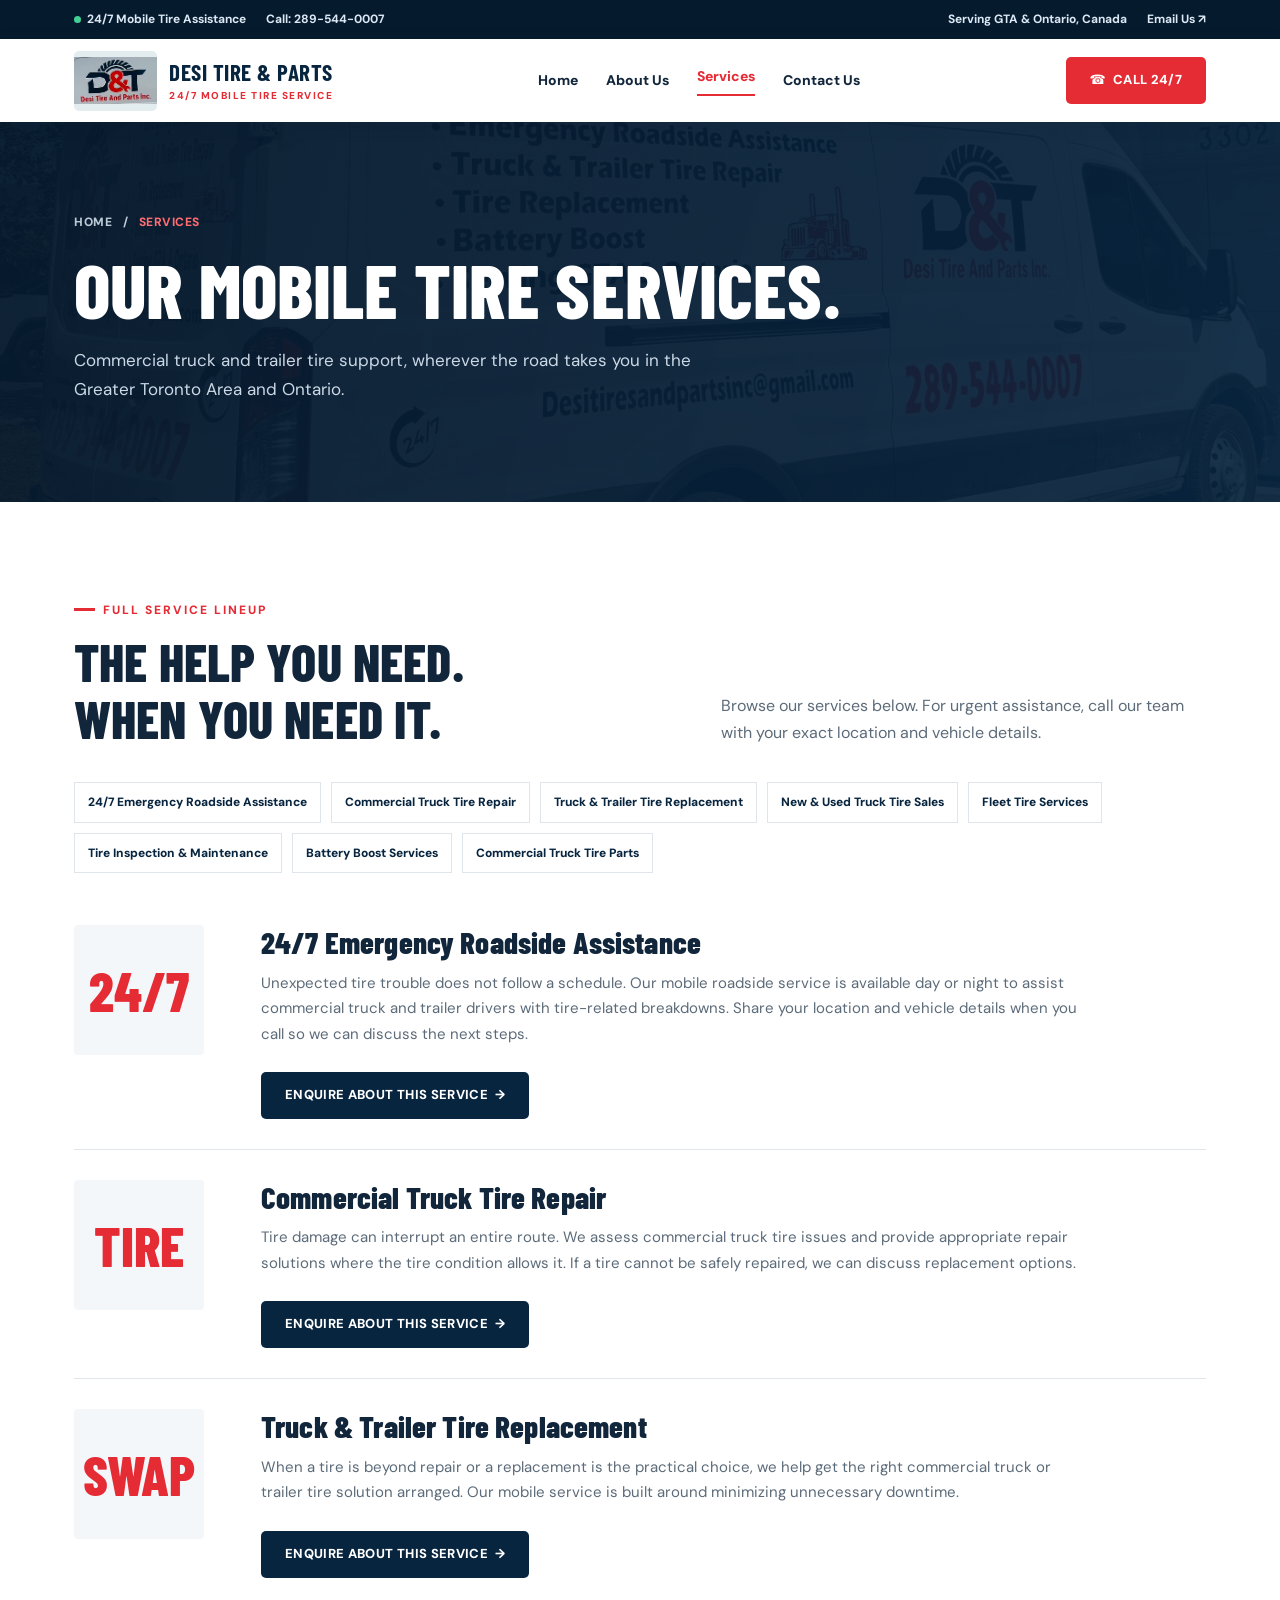
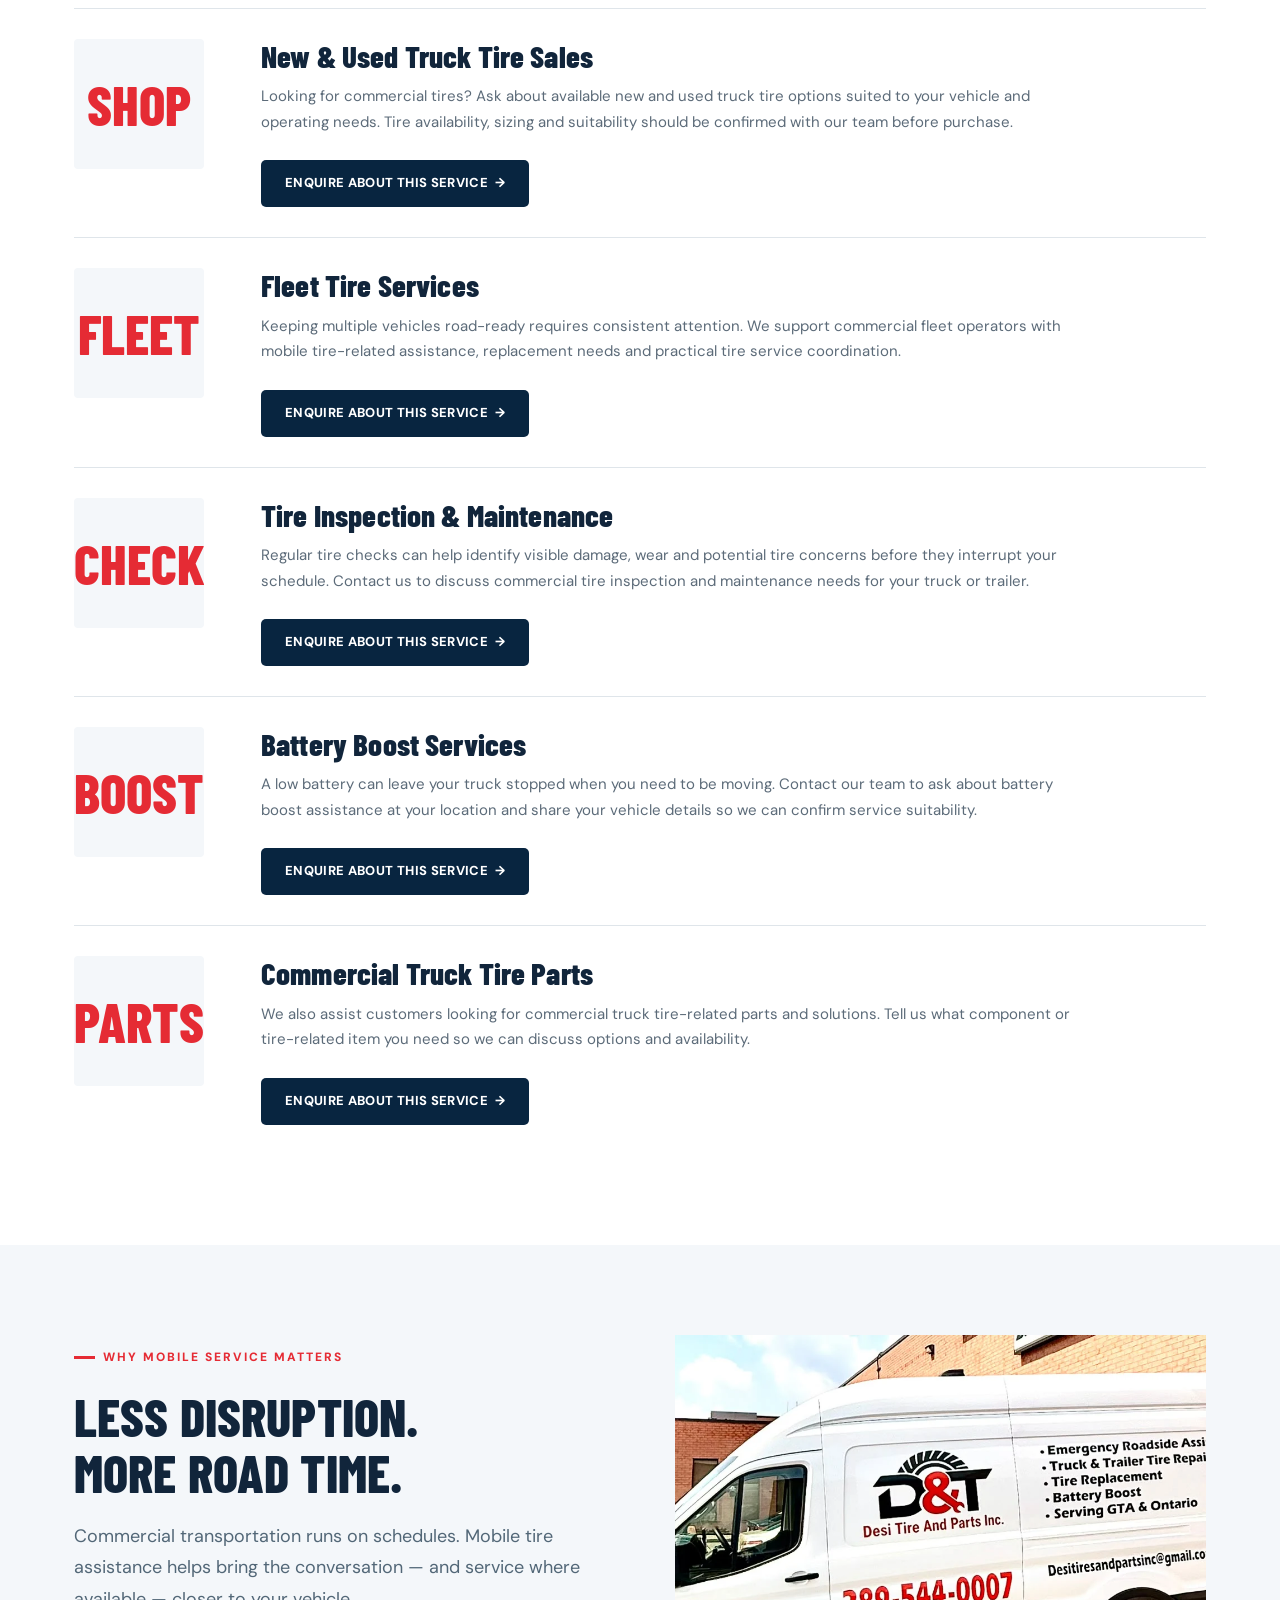
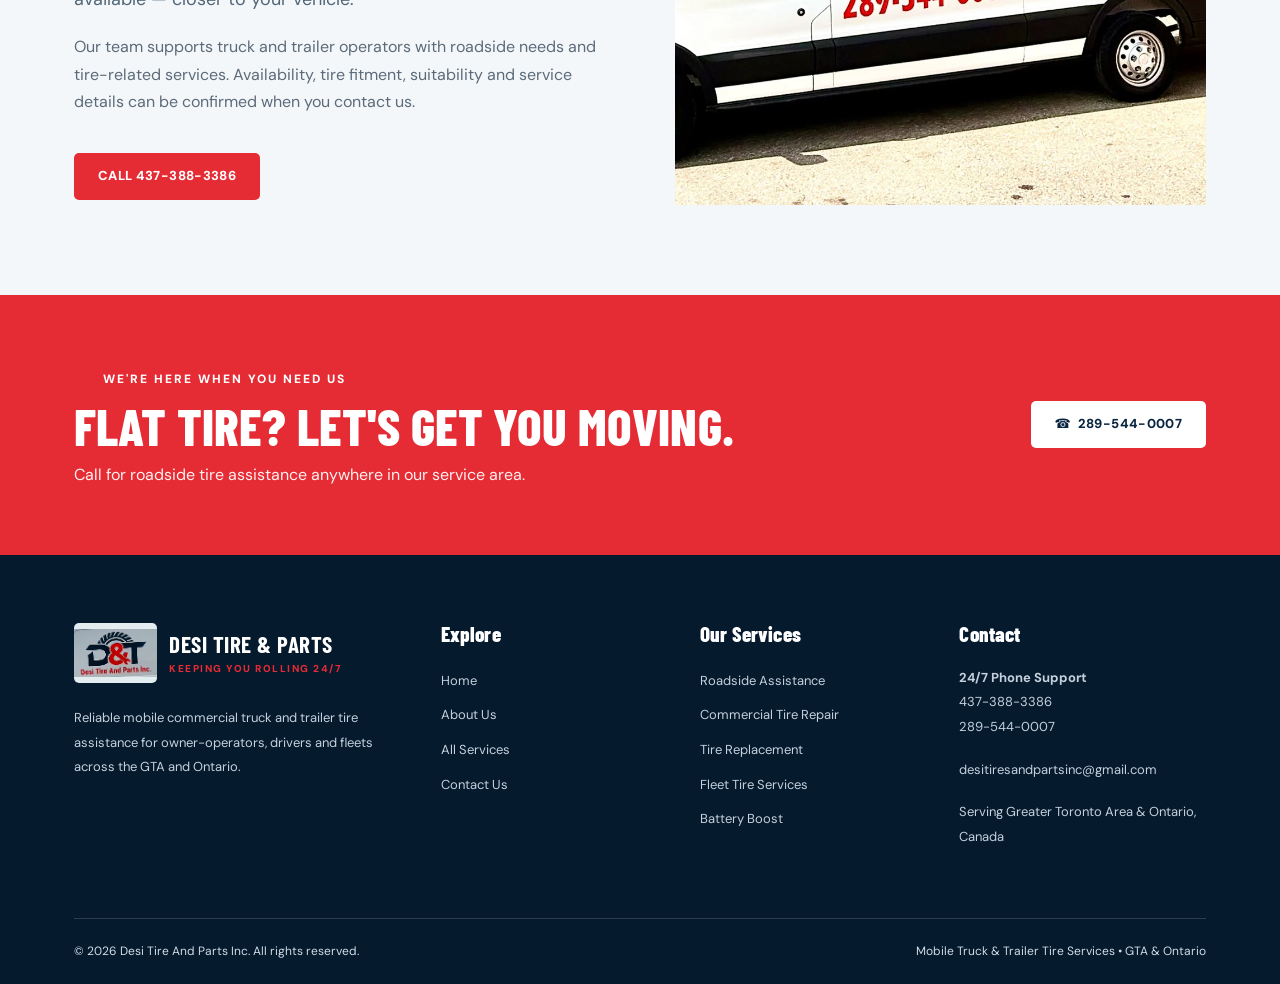
<file: services.html>
<!DOCTYPE html><html lang="en-CA"><head><meta charset="UTF-8"><meta name="viewport" content="width=device-width, initial-scale=1"><title>Mobile Truck Tire Repair, Replacement & Roadside Services | Desi Tire And Parts Inc.</title><meta name="description" content="Explore 24/7 emergency roadside assistance, truck tire repair and replacement, new and used tires, fleet tire service, maintenance, battery boosts and parts."><meta name="theme-color" content="#082540"><meta property="og:type" content="website"><meta property="og:title" content="Mobile Truck Tire Repair, Replacement & Roadside Services | Desi Tire And Parts Inc."><meta property="og:description" content="Explore 24/7 emergency roadside assistance, truck tire repair and replacement, new and used tires, fleet tire service, maintenance, battery boosts and parts."><meta property="og:image" content="assets/van-front-side.webp"><link rel="icon" type="image/png" href="assets/logo.png"><link rel="stylesheet" href="assets/styles.css"><script type="application/ld+json">{"@context":"https://schema.org","@type":"AutomotiveBusiness","name":"Desi Tire And Parts Inc.","description":"24/7 mobile truck and trailer tire service serving GTA and Ontario, Canada.","telephone":["+1-437-388-3386","+1-289-544-0007"],"email":"desitiresandpartsinc@gmail.com","areaServed":[{"@type":"Place","name":"Greater Toronto Area"},{"@type":"AdministrativeArea","name":"Ontario"}],"openingHoursSpecification":[{"@type":"OpeningHoursSpecification","dayOfWeek":["Monday","Tuesday","Wednesday","Thursday","Friday","Saturday","Sunday"],"opens":"00:00","closes":"23:59"}]}</script></head><body><a class="skip" href="#main">Skip to content</a><div class="topbar"><div class="container"><div class="left"><span><span class="dot"></span>24/7 Mobile Tire Assistance</span><a href="tel:+12895440007">Call: 289-544-0007</a></div><div class="right"><span>Serving GTA &amp; Ontario, Canada</span><a href="mailto:desitiresandpartsinc@gmail.com">Email Us ↗</a></div></div></div><header class="header"><nav class="container nav" aria-label="Main navigation"><a href="index.html" class="brand" aria-label="Desi Tire and Parts Inc. home"><img src="assets/logo.png" alt="D&T Desi Tire and Parts Inc. logo" width="83" height="60"><span class="brand-copy"><strong>DESI TIRE &amp; PARTS</strong><small>24/7 MOBILE TIRE SERVICE</small></span></a><div class="navlinks" data-links><a href="index.html" class="" >Home</a><a href="about.html" class="" >About Us</a><a href="services.html" class="active" aria-current="page">Services</a><a href="contact.html" class="" >Contact Us</a></div><a class="btn btn-red nav-cta" href="tel:+12895440007">☎ &nbsp;CALL 24/7</a><button class="hamburger" data-menu aria-controls="mobile-links" aria-label="Toggle navigation" aria-expanded="false">☰</button></nav></header><main id="main"><section class="page-hero"><div class="container"><div class="breadcrumbs"><a href="index.html">HOME</a> &nbsp; / &nbsp; <span>SERVICES</span></div><h1>OUR MOBILE TIRE SERVICES.</h1><p>Commercial truck and trailer tire support, wherever the road takes you in the Greater Toronto Area and Ontario.</p></div></section><section class="section"><div class="container"><div class="section-head"><div><div class="eyebrow">FULL SERVICE LINEUP</div><h2>THE HELP YOU NEED.<br>WHEN YOU NEED IT.</h2></div><p>Browse our services below. For urgent assistance, call our team with your exact location and vehicle details.</p></div><div class="quick-nav" aria-label="Jump to service"><a href="#emergency">24/7 Emergency Roadside Assistance</a><a href="#repair">Commercial Truck Tire Repair</a><a href="#replacement">Truck & Trailer Tire Replacement</a><a href="#sales">New & Used Truck Tire Sales</a><a href="#fleet">Fleet Tire Services</a><a href="#inspection">Tire Inspection & Maintenance</a><a href="#battery">Battery Boost Services</a><a href="#parts">Commercial Truck Tire Parts</a></div><article class="service-item" id="emergency"><div class="service-icon" aria-hidden="true">24/7</div><div><h3>24/7 Emergency Roadside Assistance</h3><p>Unexpected tire trouble does not follow a schedule. Our mobile roadside service is available day or night to assist commercial truck and trailer drivers with tire-related breakdowns. Share your location and vehicle details when you call so we can discuss the next steps.</p><a href="contact.html" class="btn btn-navy">ENQUIRE ABOUT THIS SERVICE &nbsp;→</a></div></article><article class="service-item" id="repair"><div class="service-icon" aria-hidden="true">TIRE</div><div><h3>Commercial Truck Tire Repair</h3><p>Tire damage can interrupt an entire route. We assess commercial truck tire issues and provide appropriate repair solutions where the tire condition allows it. If a tire cannot be safely repaired, we can discuss replacement options.</p><a href="contact.html" class="btn btn-navy">ENQUIRE ABOUT THIS SERVICE &nbsp;→</a></div></article><article class="service-item" id="replacement"><div class="service-icon" aria-hidden="true">SWAP</div><div><h3>Truck & Trailer Tire Replacement</h3><p>When a tire is beyond repair or a replacement is the practical choice, we help get the right commercial truck or trailer tire solution arranged. Our mobile service is built around minimizing unnecessary downtime.</p><a href="contact.html" class="btn btn-navy">ENQUIRE ABOUT THIS SERVICE &nbsp;→</a></div></article><article class="service-item" id="sales"><div class="service-icon" aria-hidden="true">SHOP</div><div><h3>New & Used Truck Tire Sales</h3><p>Looking for commercial tires? Ask about available new and used truck tire options suited to your vehicle and operating needs. Tire availability, sizing and suitability should be confirmed with our team before purchase.</p><a href="contact.html" class="btn btn-navy">ENQUIRE ABOUT THIS SERVICE &nbsp;→</a></div></article><article class="service-item" id="fleet"><div class="service-icon" aria-hidden="true">FLEET</div><div><h3>Fleet Tire Services</h3><p>Keeping multiple vehicles road-ready requires consistent attention. We support commercial fleet operators with mobile tire-related assistance, replacement needs and practical tire service coordination.</p><a href="contact.html" class="btn btn-navy">ENQUIRE ABOUT THIS SERVICE &nbsp;→</a></div></article><article class="service-item" id="inspection"><div class="service-icon" aria-hidden="true">CHECK</div><div><h3>Tire Inspection & Maintenance</h3><p>Regular tire checks can help identify visible damage, wear and potential tire concerns before they interrupt your schedule. Contact us to discuss commercial tire inspection and maintenance needs for your truck or trailer.</p><a href="contact.html" class="btn btn-navy">ENQUIRE ABOUT THIS SERVICE &nbsp;→</a></div></article><article class="service-item" id="battery"><div class="service-icon" aria-hidden="true">BOOST</div><div><h3>Battery Boost Services</h3><p>A low battery can leave your truck stopped when you need to be moving. Contact our team to ask about battery boost assistance at your location and share your vehicle details so we can confirm service suitability.</p><a href="contact.html" class="btn btn-navy">ENQUIRE ABOUT THIS SERVICE &nbsp;→</a></div></article><article class="service-item" id="parts"><div class="service-icon" aria-hidden="true">PARTS</div><div><h3>Commercial Truck Tire Parts</h3><p>We also assist customers looking for commercial truck tire-related parts and solutions. Tell us what component or tire-related item you need so we can discuss options and availability.</p><a href="contact.html" class="btn btn-navy">ENQUIRE ABOUT THIS SERVICE &nbsp;→</a></div></article></div></section><section class="section soft"><div class="container split"><div><div class="eyebrow">WHY MOBILE SERVICE MATTERS</div><h2 class="mt20">LESS DISRUPTION.<br>MORE ROAD TIME.</h2><p class="lead mt20">Commercial transportation runs on schedules. Mobile tire assistance helps bring the conversation — and service where available — closer to your vehicle.</p><p class="muted">Our team supports truck and trailer operators with roadside needs and tire-related services. Availability, tire fitment, suitability and service details can be confirmed when you contact us.</p><a class="btn btn-red mt20" href="tel:+14373883386">CALL 437-388-3386</a></div><div class="photo-wrap"><img src="assets/van-side.webp" loading="lazy" alt="Desi Tire and Parts mobile tire service van side view"></div></div></section></main><section class="cta-band"><div class="container"><div><span class="eyebrow" style="color:white">WE'RE HERE WHEN YOU NEED US</span><h2>FLAT TIRE? LET'S GET YOU MOVING.</h2><p>Call for roadside tire assistance anywhere in our service area.</p></div><a class="btn btn-white" href="tel:+12895440007">☎ &nbsp;289-544-0007</a></div></section><footer class="footer"><div class="container"><div class="footer-grid"><div><a class="brand" href="index.html"><img src="assets/logo.png" alt="Desi Tire & Parts logo"><span class="brand-copy"><strong>DESI TIRE &amp; PARTS</strong><small>KEEPING YOU ROLLING 24/7</small></span></a><p>Reliable mobile commercial truck and trailer tire assistance for owner-operators, drivers and fleets across the GTA and Ontario.</p></div><div><h4>Explore</h4><ul><li><a href="index.html">Home</a></li><li><a href="about.html">About Us</a></li><li><a href="services.html">All Services</a></li><li><a href="contact.html">Contact Us</a></li></ul></div><div><h4>Our Services</h4><ul><li><a href="services.html#emergency">Roadside Assistance</a></li><li><a href="services.html#repair">Commercial Tire Repair</a></li><li><a href="services.html#replacement">Tire Replacement</a></li><li><a href="services.html#fleet">Fleet Tire Services</a></li><li><a href="services.html#battery">Battery Boost</a></li></ul></div><div><h4>Contact</h4><p><strong>24/7 Phone Support</strong><br><a href="tel:+14373883386">437-388-3386</a><br><a href="tel:+12895440007">289-544-0007</a></p><p><a href="mailto:desitiresandpartsinc@gmail.com">desitiresandpartsinc@gmail.com</a></p><p>Serving Greater Toronto Area &amp; Ontario, Canada</p></div></div><div class="footer-bottom"><span>© <span data-year>2026</span> Desi Tire And Parts Inc. All rights reserved.</span><span>Mobile Truck &amp; Trailer Tire Services • GTA &amp; Ontario</span></div></div></footer><script src="assets/script.js" defer></script></body></html>
</file>
<file: assets/styles.css>
@import url('https://fonts.googleapis.com/css2?family=Barlow+Condensed:wght@500;600;700;800;900&family=DM+Sans:wght@400;500;600;700;800&display=swap');
:root{--navy:#082540;--deep:#061a2e;--red:#e52b34;--red-dark:#bb1726;--ink:#11253b;--muted:#5c6b79;--line:#dfE5ea;--off:#f4f7fa;--white:#fff;--max:1180px}*{box-sizing:border-box}html{scroll-behavior:smooth}body{margin:0;color:var(--ink);font:16px/1.7 'DM Sans',system-ui,sans-serif;background:white}img{max-width:100%;display:block}a{color:inherit;text-decoration:none}button,input,textarea,select{font:inherit}button{cursor:pointer}.container{max-width:var(--max);padding:0 24px;margin:auto}.skip{position:absolute;left:-999px;top:4px;background:white;color:black;z-index:1000;padding:12px}.skip:focus{left:8px}.topbar{background:var(--deep);color:#dce9f5;font-size:12px;font-weight:700}.topbar .container{display:flex;gap:20px;justify-content:space-between;align-items:center;min-height:39px}.topbar a:hover{color:white}.topbar .left,.topbar .right{display:flex;align-items:center;gap:20px}.dot{width:7px;height:7px;background:#44d095;border-radius:50%;display:inline-block;margin-right:6px}.header{position:sticky;top:0;z-index:99;background:#fff;box-shadow:0 3px 18px #061a2e16}.nav{height:83px;display:flex;justify-content:space-between;gap:20px;align-items:center}.brand{display:flex;gap:12px;align-items:center;flex-shrink:0}.brand img{width:83px;height:60px;object-fit:contain;background:#e3ecef;border-radius:5px}.brand-copy{display:flex;flex-direction:column;line-height:1.1}.brand-copy strong{font-family:'Barlow Condensed',sans-serif;font-size:23px;letter-spacing:.5px;color:var(--navy)}.brand-copy small{font-size:10px;font-weight:800;letter-spacing:1.5px;color:var(--red);margin-top:5px}.navlinks{display:flex;align-items:center;gap:28px}.navlinks>a{font-size:14px;font-weight:800;transition:color .2s}.navlinks>a:hover,.navlinks>a.active{color:var(--red)}.navlinks>a.active{border-bottom:2px solid var(--red);padding-bottom:5px}.btn{display:inline-flex;align-items:center;justify-content:center;gap:10px;border-radius:5px;border:2px solid transparent;font-size:13px;font-weight:800;letter-spacing:.35px;padding:14px 22px;line-height:1.15;transition:transform .2s,background .2s}.btn:hover{transform:translateY(-2px)}.btn-red{background:var(--red);color:white}.btn-red:hover{background:var(--red-dark)}.btn-white{background:#fff;color:var(--navy)}.btn-outline{border-color:#ffffff87;color:white;background:transparent}.btn-outline:hover{background:#ffffff22}.btn-navy{background:var(--navy);color:#fff}.nav-cta{white-space:nowrap}.hamburger{display:none;padding:8px;border:0;background:transparent;color:var(--navy);font-size:29px}.eyebrow{display:inline-flex;align-items:center;gap:8px;text-transform:uppercase;letter-spacing:2px;font-size:12px;font-weight:800;color:var(--red)}.eyebrow:before{content:'';display:block;width:21px;height:3px;background:var(--red)}h1,h2,h3,h4{font-family:'Barlow Condensed',Impact,sans-serif;line-height:1.08;margin:0;font-weight:800;letter-spacing:.15px}h1{font-size:clamp(51px,6.1vw,92px);text-transform:uppercase}h2{font-size:clamp(38px,4.1vw,58px);text-transform:uppercase}h3{font-size:26px}p{margin:0 0 18px}.lead{font-size:18px;line-height:1.75;color:#526777}.section{padding:90px 0}.section-tight{padding:65px 0}.section-head{display:flex;align-items:flex-end;justify-content:space-between;gap:40px;margin-bottom:36px}.section-head p{max-width:485px;margin-bottom:0;color:var(--muted)}.section-head h2{margin-top:13px}.hero{min-height:650px;position:relative;display:flex;align-items:center;overflow:hidden;background:var(--deep);color:white}.hero-image{position:absolute;inset:0;width:100%;height:100%;object-fit:cover;object-position:64% center;filter:brightness(.68)}.hero:after{content:'';position:absolute;inset:0;background:linear-gradient(90deg,#061a2efc 0%,#061a2eea 34%,#061a2e9a 55%,#061a2e05 100%)}.hero .container{position:relative;z-index:1;width:100%;padding-top:75px;padding-bottom:85px}.hero-content{max-width:690px}.hero .eyebrow{color:#ff9294}.hero h1{margin:20px 0 24px}.hero h1 em{color:#ff4c56;font-style:normal}.hero p{max-width:595px;font-size:18px;line-height:1.7;color:#e1e9f2}.hero-actions{display:flex;gap:12px;flex-wrap:wrap;margin:30px 0 43px}.hero-points{display:flex;gap:25px;flex-wrap:wrap;font-size:13px;font-weight:800}.hero-points span:before{content:'✓';color:#ff4c56;margin-right:8px}.strip{background:var(--red);color:white}.strip-grid{display:grid;grid-template-columns:repeat(3,1fr);gap:0}.strip-item{padding:24px 35px;border-right:1px solid #ffffff44;display:flex;align-items:center;gap:15px}.strip-item:first-child{padding-left:0}.strip-item:last-child{border:none}.strip-icon{font-size:30px;line-height:1}.strip-item strong{font-weight:800;font-size:15px;display:block;line-height:1.4}.strip-item small{display:block;opacity:.9;font-size:12px}.cards{display:grid;grid-template-columns:repeat(4,1fr);gap:19px}.card{border:1px solid var(--line);background:white;padding:28px 24px;transition:transform .2s,box-shadow .2s,border-color .2s;display:flex;flex-direction:column}.card:hover{transform:translateY(-5px);border-color:#b9c8d6;box-shadow:0 18px 36px #08254013}.card-number{font:800 13px 'DM Sans';color:var(--red);margin-bottom:22px}.card h3{font-size:25px;margin:0 0 13px}.card p{font-size:14px;color:var(--muted);line-height:1.65;flex:1}.text-link{font-size:13px;font-weight:800;color:var(--red);margin-top:9px;display:inline-flex;gap:8px;align-items:center}.soft{background:var(--off)}.split{display:grid;grid-template-columns:1fr 1fr;gap:70px;align-items:center}.photo-wrap{position:relative}.photo-wrap img{width:100%;height:470px;object-fit:cover}.photo-tag{position:absolute;bottom:-22px;right:-22px;background:var(--red);color:white;padding:20px 26px;box-shadow:0 18px 28px #09243d30}.photo-tag strong{font:800 42px 'Barlow Condensed';display:block;line-height:1}.photo-tag small{font-weight:800;font-size:12px}.feature-list{list-style:none;margin:26px 0;padding:0;display:grid;gap:13px}.feature-list li{font-weight:700;font-size:14px;display:flex;gap:12px}.feature-list li:before{content:'✓';background:#fce8ea;color:var(--red);width:23px;height:23px;flex:none;display:grid;place-items:center;border-radius:50%}.dark-panel{background:var(--navy);color:white}.dark-panel p{color:#ccd9e4}.steps{display:grid;grid-template-columns:repeat(3,1fr);gap:28px;margin-top:35px}.step{border-top:2px solid #42617b;padding-top:22px}.step b{color:#ff4c56;font:800 45px 'Barlow Condensed'}.step h3{margin:9px 0 11px}.step p{font-size:14px}.cta-band{padding:67px 0;background:var(--red);color:white}.cta-band .container{display:flex;align-items:center;justify-content:space-between;gap:30px}.cta-band h2{font-size:clamp(35px,4vw,52px);margin:8px 0}.cta-band p{margin:0;color:#fff0f0}.footer{background:var(--deep);color:#d0dce7;padding:68px 0 23px}.footer-grid{display:grid;grid-template-columns:1.5fr 1fr 1fr 1.15fr;gap:45px}.footer h4{font-size:21px;color:white;margin-bottom:20px}.footer p,.footer a{font-size:13px;line-height:1.9;color:#c4d1dd}.footer a:hover{color:white}.footer ul{list-style:none;padding:0;margin:0}.footer li{margin-bottom:7px}.footer .brand-copy strong{color:white}.footer .brand{margin-bottom:23px}.footer-bottom{border-top:1px solid #ffffff27;margin-top:50px;padding-top:22px;display:flex;justify-content:space-between;gap:15px;font-size:12px}.page-hero{background:linear-gradient(105deg,#061a2ef5,#082540ed),url('van-rear-side.webp') center/cover;color:white;padding:90px 0 80px}.page-hero h1{font-size:clamp(50px,6vw,76px);margin:16px 0}.page-hero p{color:#cbd9e7;max-width:680px;font-size:17px}.breadcrumbs{font-size:12px;color:#bdcbd9;font-weight:800;letter-spacing:.5px}.breadcrumbs a:hover{color:white}.breadcrumbs span{color:#ff6c72}.service-item{display:grid;grid-template-columns:160px 1fr;gap:27px;padding:30px 0;border-bottom:1px solid var(--line);scroll-margin-top:110px}.service-item:last-child{border-bottom:0}.service-icon{width:130px;height:130px;display:grid;place-items:center;background:var(--off);font:800 55px 'Barlow Condensed';color:var(--red);border-radius:4px}.service-item h3{font-size:31px;margin:0 0 12px}.service-item p{color:var(--muted);font-size:15px;max-width:820px}.service-item .btn{margin-top:7px}.quick-nav{display:flex;gap:10px;flex-wrap:wrap;margin:0 0 22px}.quick-nav a{border:1px solid var(--line);font-size:12px;font-weight:800;color:var(--navy);padding:9px 13px}.quick-nav a:hover{border-color:var(--red);color:var(--red)}.stats{display:grid;grid-template-columns:repeat(3,1fr);gap:15px;margin-top:28px}.stat{background:var(--off);padding:21px}.stat strong{display:block;color:var(--red);font:800 36px 'Barlow Condensed';line-height:1}.stat small{font-size:12px;color:#4c6172;font-weight:700}.contact-grid{display:grid;grid-template-columns:.9fr 1.1fr;gap:65px}.contact-panel{padding:32px;background:var(--navy);color:white}.contact-panel h3{margin-bottom:16px}.contact-panel p{color:#cbd9e7;font-size:14px}.contact-detail{padding:21px 0;border-bottom:1px solid #ffffff2c}.contact-detail:last-child{border:0}.contact-detail small{display:block;color:#98bbd5;font-size:11px;text-transform:uppercase;letter-spacing:1.5px;font-weight:800}.contact-detail a,.contact-detail strong{font-size:19px;font-weight:800;overflow-wrap:anywhere}.contact-detail a:hover{color:#ff8187}.form-grid{display:grid;grid-template-columns:1fr 1fr;gap:16px}.field{display:flex;flex-direction:column;gap:7px;margin-bottom:16px}.field.full{grid-column:1/-1}.field label{font-size:12px;font-weight:800}.field input,.field select,.field textarea{width:100%;border:1px solid #cdd8df;padding:13px;background:white;border-radius:3px;outline:none}.field input:focus,.field select:focus,.field textarea:focus{border-color:var(--red);box-shadow:0 0 0 3px #e52b3418}.field textarea{min-height:135px;resize:vertical}.form-note{font-size:12px;color:var(--muted);margin-top:14px}.alert{border-left:4px solid var(--red);background:#fff3f3;padding:17px 20px;font-size:14px}.faq{border-bottom:1px solid var(--line)}.faq summary{padding:20px 4px;cursor:pointer;font-weight:800;list-style:none;display:flex;align-items:center;justify-content:space-between}.faq summary:after{content:'+';color:var(--red);font-size:23px}.faq[open] summary:after{content:'−'}.faq p{color:var(--muted);font-size:14px;padding-right:20px}.center{text-align:center}.center .eyebrow{justify-content:center}.center .eyebrow:before{display:none}.center p{max-width:650px;margin:18px auto}.mt20{margin-top:20px}.mt32{margin-top:32px}.muted{color:var(--muted)}@media(max-width:1030px){.navlinks{gap:15px}.brand-copy strong{font-size:20px}.nav-cta{padding:12px}.cards{grid-template-columns:repeat(2,1fr)}.footer-grid{grid-template-columns:repeat(2,1fr)}}@media(max-width:760px){.topbar .right{display:none}.topbar .left{gap:12px;flex-wrap:wrap}.topbar .container{padding-top:7px;padding-bottom:7px}.nav{height:72px}.brand img{width:65px;height:52px}.brand-copy strong{font-size:19px}.brand-copy small{font-size:8px}.hamburger{display:block}.nav-cta{display:none}.navlinks{display:none;position:absolute;top:100%;left:0;right:0;background:white;box-shadow:0 16px 18px #061a2e19;flex-direction:column;gap:0;padding:16px 24px 22px;align-items:stretch}.navlinks.open{display:flex}.navlinks>a{padding:12px 0}.navlinks>a.active{border:0}.hero{min-height:640px}.hero:after{background:linear-gradient(90deg,#061a2ef2,#061a2ebe)}.hero h1{font-size:58px}.hero p{font-size:16px}.hero .container{padding-top:75px;padding-bottom:70px}.section{padding:66px 0}.section-tight{padding:50px 0}.section-head{display:block}.section-head p{margin-top:15px}.strip-grid{grid-template-columns:1fr}.strip-item,.strip-item:first-child{padding:13px 0;border-right:0;border-bottom:1px solid #ffffff30}.strip-item:last-child{border:0}.split,.contact-grid{grid-template-columns:1fr;gap:45px}.split .photo-wrap{order:-1}.photo-wrap img{height:350px}.photo-tag{right:0}.steps{grid-template-columns:1fr}.cta-band .container{display:block}.cta-band .btn{margin-top:23px}.page-hero{padding:66px 0}.service-item{grid-template-columns:1fr;gap:12px}.service-icon{height:80px;width:80px;font-size:35px}.footer-grid{gap:28px}.footer-bottom{flex-direction:column}.stats{grid-template-columns:1fr 1fr 1fr}}@media(max-width:500px){.container{padding:0 19px}.hero h1{font-size:49px}.hero-actions .btn{width:100%}.hero-points{gap:13px}.cards,.footer-grid,.form-grid{grid-template-columns:1fr}.field.full{grid-column:auto}.stats{grid-template-columns:1fr}.contact-panel{padding:25px}.page-hero h1{font-size:51px}.section-head h2{font-size:40px}}

/* Instagram gallery: defaults to supplied photos, switches to embeds when post URLs configured. */
.instagram-section{background:#f3f6f8}.instagram-accent{color:var(--red)}.instagram-heading{align-items:end}.instagram-heading-side{max-width:425px}.instagram-heading-side p{margin:0 0 22px;color:var(--muted)}.instagram-gallery{display:grid;grid-template-columns:repeat(5,minmax(0,1fr));gap:12px}.instagram-tile{position:relative;display:block;aspect-ratio:4/5;min-width:0;overflow:hidden;background:#082540;color:#fff;border-radius:5px}.instagram-tile:after{content:"";position:absolute;inset:40% 0 0;background:linear-gradient(transparent,#071c35c9);pointer-events:none}.instagram-tile img{width:100%;height:100%;object-fit:cover;transition:transform .35s ease}.instagram-tile:hover img{transform:scale(1.055)}.instagram-tile-label{position:absolute;z-index:1;bottom:13px;left:12px;right:12px;display:flex;justify-content:space-between;align-items:end;gap:8px;font-size:11px;font-weight:800;letter-spacing:.5px}.instagram-tile-label span{font-size:18px}.instagram-footnote{margin:14px 0 0;color:var(--muted);font-size:12px}.instagram-bottom{margin-top:22px;padding-top:20px;border-top:1px solid var(--line);display:flex;align-items:center;justify-content:space-between;gap:20px;font-size:13px;letter-spacing:.4px}.instagram-bottom strong{color:var(--red)}.instagram-profile-link{font-weight:800;color:var(--navy)}.instagram-profile-link:hover{color:var(--red)}.instagram-gallery.has-posts{grid-template-columns:repeat(5,minmax(0,1fr))}.instagram-post{min-width:0;background:white;border-radius:5px;overflow:hidden;box-shadow:0 5px 20px #0825400d}.instagram-post iframe{display:block;width:100%;height:440px;border:0}.instagram-post a{display:block;padding:12px;text-align:center;font-size:11px;font-weight:800;color:var(--navy)}@media(max-width:1030px){.instagram-gallery,.instagram-gallery.has-posts{grid-template-columns:repeat(3,minmax(0,1fr))}}@media(max-width:760px){.instagram-heading-side{max-width:none}.instagram-gallery,.instagram-gallery.has-posts{grid-template-columns:repeat(2,minmax(0,1fr))}.instagram-post iframe{height:425px}}@media(max-width:500px){.instagram-gallery,.instagram-gallery.has-posts{gap:9px}.instagram-tile-label{font-size:10px;bottom:9px;left:9px;right:9px}.instagram-bottom{align-items:flex-start;flex-direction:column}.instagram-post iframe{height:340px}}

/* Five official Instagram reels: native Instagram embeds, not static screenshots. */
.instagram-gallery.instagram-reels{display:grid;grid-template-columns:repeat(3,minmax(0,1fr));gap:20px;align-items:start}
.instagram-reel-card{min-width:0;background:#fff;padding:8px;border:1px solid #dce5eb;border-radius:8px;box-shadow:0 6px 22px #0825400c;overflow:hidden}
.instagram-reel-card .instagram-media{margin:0 auto!important;min-width:0!important;max-width:540px!important;width:100%!important}
.instagram-reel-link{display:block;text-align:center;padding:13px 8px 9px;color:var(--navy);font-size:12px;font-weight:800;letter-spacing:.4px}
.instagram-reel-link:hover{color:var(--red)}
@media(max-width:1050px){.instagram-gallery.instagram-reels{grid-template-columns:repeat(2,minmax(0,1fr))}}
@media(max-width:690px){.instagram-gallery.instagram-reels{grid-template-columns:minmax(0,1fr);gap:18px}.instagram-reel-card{max-width:540px;width:100%;margin-inline:auto}}
</file>
